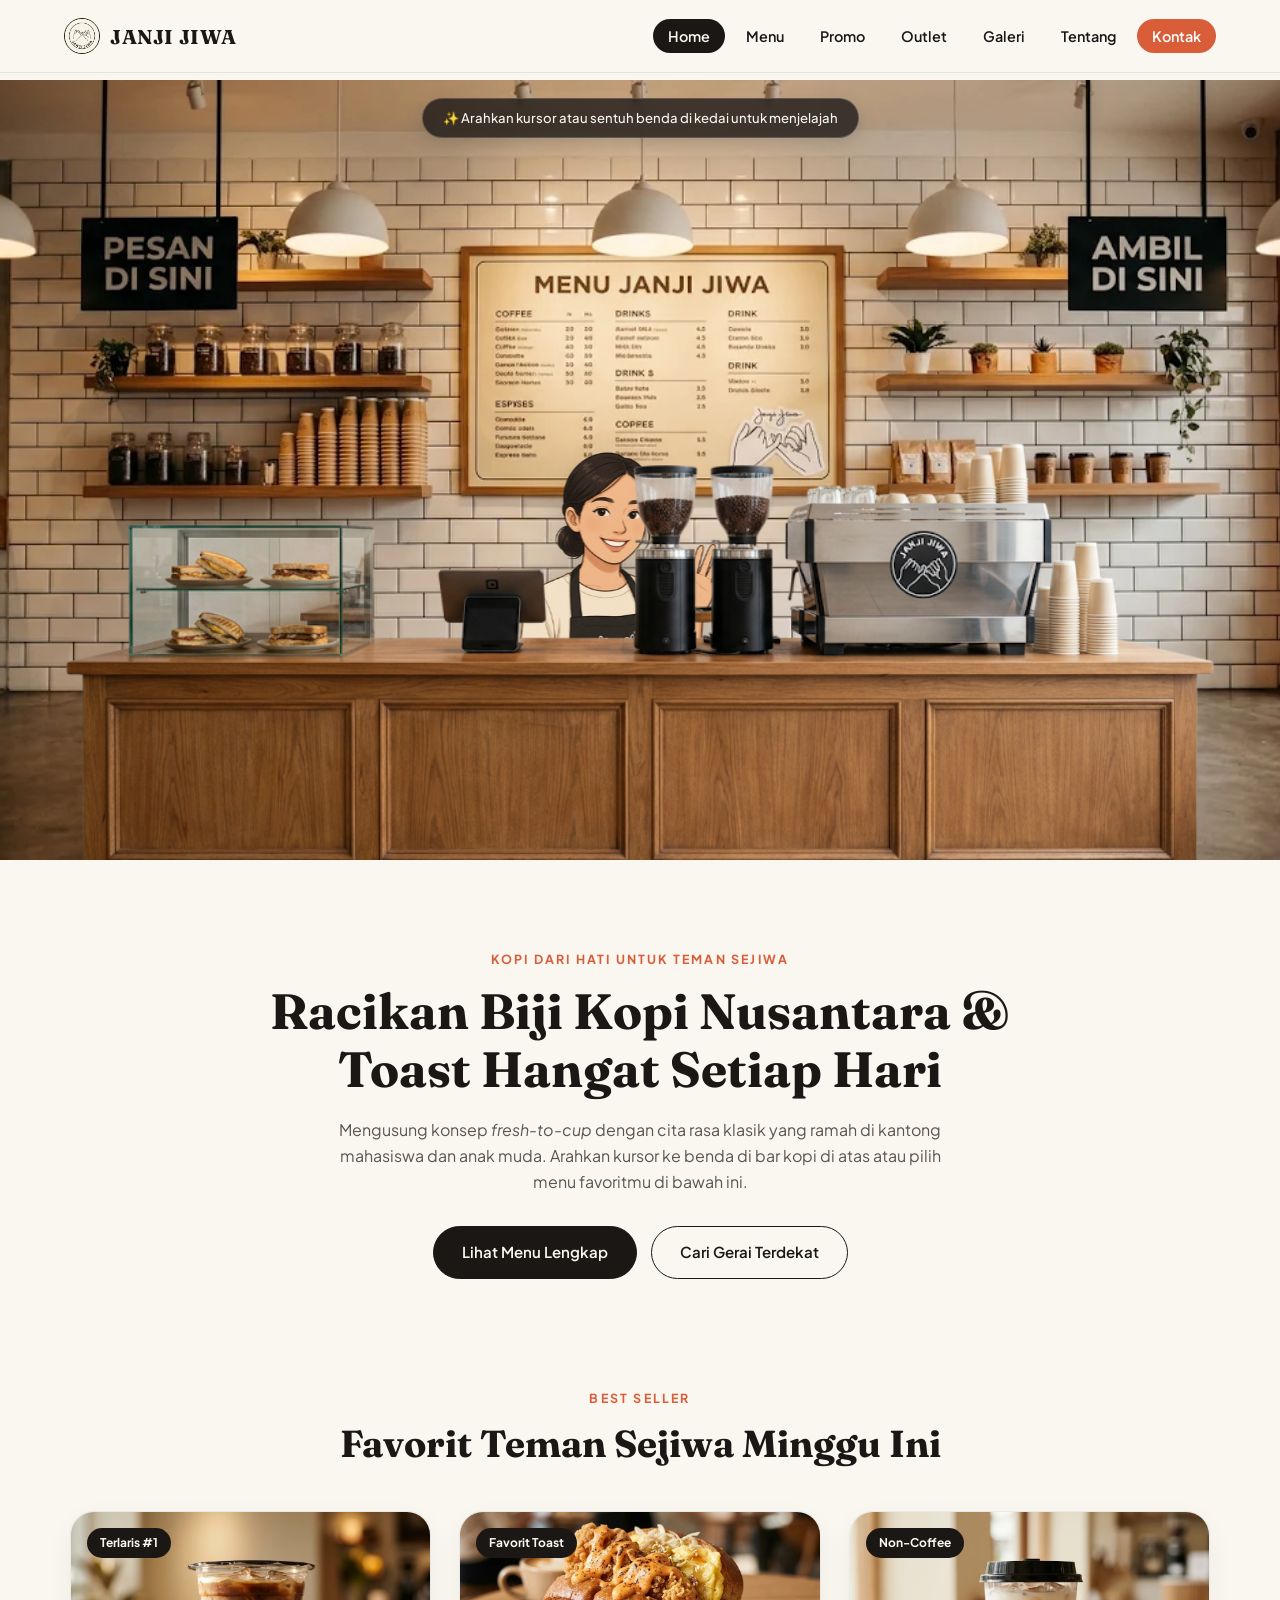
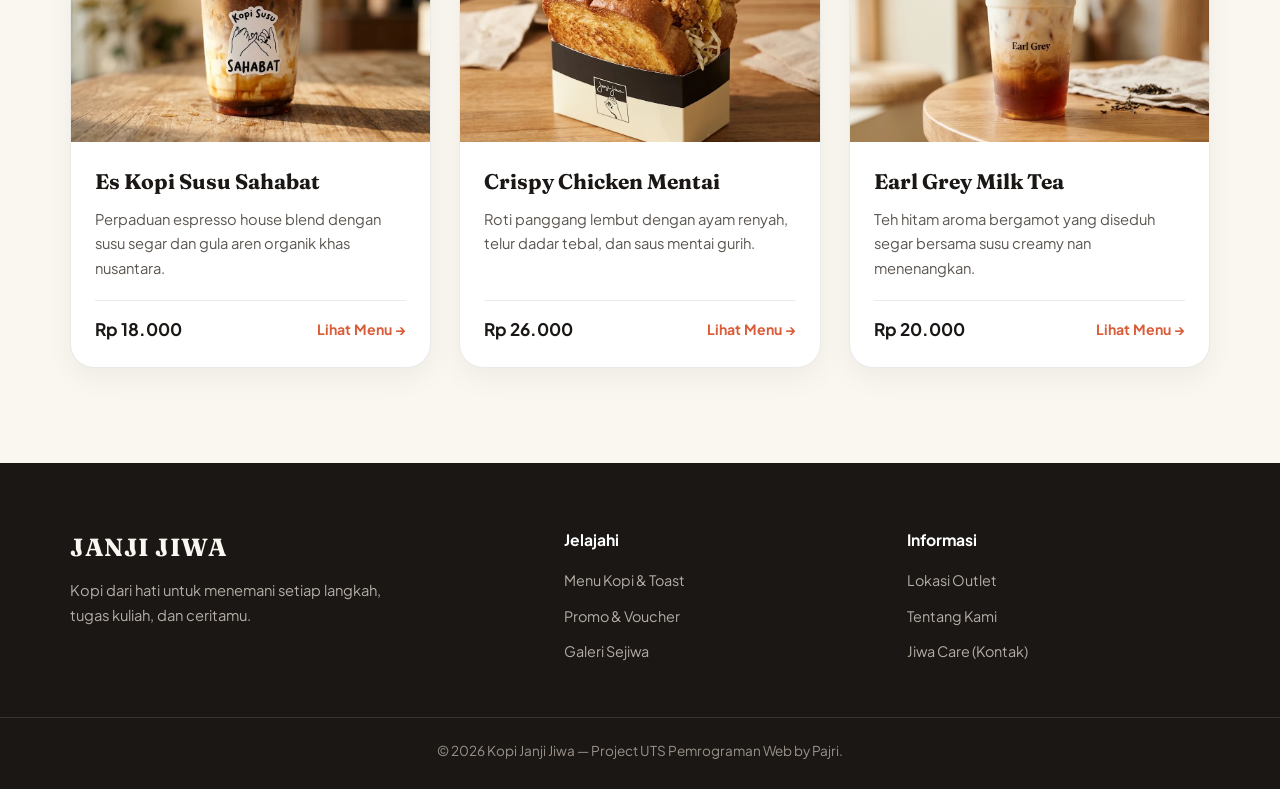
<file: index.html>
<!DOCTYPE html>
<html lang="id">
<head>
    <meta charset="UTF-8">
    <meta name="viewport" content="width=device-width, initial-scale=1.0">
    <title>Kopi Janji Jiwa — Kopi Dari Hati</title>
    <link rel="preconnect" href="https://fonts.googleapis.com">
    <link rel="preconnect" href="https://fonts.gstatic.com" crossorigin>
    <link href="https://fonts.googleapis.com/css2?family=Caveat:wght@700&family=Fraunces:opsz,wght@9..144,600;9..144,700&family=Plus+Jakarta+Sans:wght@400;500;600;700&display=swap" rel="stylesheet">
    <link rel="stylesheet" href="assets/css/style.css">
    <link rel="stylesheet" href="assets/css/hero-bar.css">
    <link rel="stylesheet" href="assets/css/pages.css">
</head>
<body class="pajri_body">

    <!-- NAVBAR 7 HALAMAN (BERUBAH MENJADI BUBBLE BLUR SAAT SCROLL) -->
    <header id="pajri_header" class="pajri_navbar">
        <div class="pajri_nav_container">
            <a href="index.html" class="pajri_brand">
                <img src="assets/images/logo/logo.png" alt="Logo Janji Jiwa" class="pajri_logo_img">
                <span class="pajri_brand_text">JANJI JIWA</span>
            </a>

            <button id="pajri_mobile_btn" class="pajri_hamburger" aria-label="Buka Menu">
                <span></span>
                <span></span>
                <span></span>
            </button>

            <nav id="pajri_nav_menu" class="pajri_menu_wrapper">
                <ul class="pajri_menu_list">
                    <li><a href="index.html" class="pajri_menu_link pajri_active">Home</a></li>
                    <li><a href="menu.html" class="pajri_menu_link">Menu</a></li>
                    <li><a href="promo.html" class="pajri_menu_link">Promo</a></li>
                    <li><a href="outlet.html" class="pajri_menu_link">Outlet</a></li>
                    <li><a href="galeri.html" class="pajri_menu_link">Galeri</a></li>
                    <li><a href="tentang.html" class="pajri_menu_link">Tentang</a></li>
                    <li><a href="contact.html" class="pajri_menu_link pajri_btn_contact">Kontak</a></li>
                </ul>
            </nav>
        </div>
    </header>

    <main class="pajri_main">
        <!-- HERO SECTION: COFFEE BAR INTERAKTIF ALA TUKU -->
        <section id="pajri_bar_scene" class="pajri_hero_bar">
            <div class="pajri_bar_hint">
                <span class="pajri_hint_badge">✨ Arahkan kursor atau sentuh benda di kedai untuk menjelajah</span>
            </div>

            <!-- Layer 1: Dinding Belakang -->
            <img src="assets/images/bar-scene/wall-cafe.jpg" alt="Interior Kedai Janji Jiwa" class="pajri_layer_wall">

            <!-- Layer 2: Barista Wanita Mengikuti Kursor -->
            <div id="pajri_barista_track" class="pajri_barista_container">
                <img src="assets/images/bar-scene/barista-wanita.png" alt="Barista Janji Jiwa" id="pajri_barista_img" class="pajri_barista_character">
            </div>

            <!-- Layer 3: Meja Bar & Mesin Espresso -->
            <img src="assets/images/bar-scene/meja-bar.png" alt="Meja Bar Kopi" class="pajri_layer_counter">

            <!-- Layer 4: Zona Interaktif Benda di Kedai (Muncul Outline & Panah saat Disentuh) -->

            <!-- 1. Papan Menu Tengah -> menu.html -->
            <a href="menu.html" class="pajri_object_zone" style="top: 20.5%; left: 37%; width: 27.5%; height: 32%;">
                <span class="pajri_sketch_box"></span>
                <span class="pajri_callout pajri_callout_right">
                    <span class="pajri_callout_text">MENU</span>
                    <svg class="pajri_curved_arrow" viewBox="0 0 60 40" fill="none">
                        <path d="M54 8 C 44 26, 26 30, 6 24" stroke="#FFFFFF" stroke-width="3" stroke-linecap="round"/>
                        <path d="M14 17 L 5 24 L 14 31" stroke="#FFFFFF" stroke-width="3" stroke-linecap="round" stroke-linejoin="round"/>
                    </svg>
                </span>
            </a>

            <!-- 2. Etalase Jiwa Toast -> menu.html -->
            <a href="menu.html#pajri_katalog_section" class="pajri_object_zone" style="top: 41.5%; left: 10.2%; width: 18.5%; height: 21.5%;">
                <span class="pajri_sketch_box"></span>
                <span class="pajri_callout pajri_callout_top">
                    <span class="pajri_callout_text">JIWA TOAST</span>
                    <svg class="pajri_curved_arrow" viewBox="0 0 50 45" fill="none">
                        <path d="M14 6 C 28 14, 30 28, 22 40" stroke="#FFFFFF" stroke-width="3" stroke-linecap="round"/>
                        <path d="M15 32 L 22 41 L 30 34" stroke="#FFFFFF" stroke-width="3" stroke-linecap="round" stroke-linejoin="round"/>
                    </svg>
                </span>
            </a>

            <!-- 3. Mesin Espresso Janji Jiwa -> promo.html -->
            <a href="promo.html" class="pajri_object_zone" style="top: 41%; left: 64.5%; width: 17.5%; height: 22.5%;">
                <span class="pajri_sketch_box"></span>
                <span class="pajri_callout pajri_callout_left">
                    <span class="pajri_callout_text">PROMO</span>
                    <svg class="pajri_curved_arrow" viewBox="0 0 60 40" fill="none">
                        <path d="M6 8 C 16 26, 34 30, 54 24" stroke="#FFFFFF" stroke-width="3" stroke-linecap="round"/>
                        <path d="M46 17 L 55 24 L 46 31" stroke="#FFFFFF" stroke-width="3" stroke-linecap="round" stroke-linejoin="round"/>
                    </svg>
                </span>
            </a>

            <!-- 4. Papan Gantung Kiri (PESAN DI SINI) -> tentang.html -->
            <a href="tentang.html" class="pajri_object_zone" style="top: 21.5%; left: 10%; width: 11.2%; height: 14.5%;">
                <span class="pajri_sketch_box"></span>
                <span class="pajri_callout pajri_callout_right">
                    <span class="pajri_callout_text">CERITA</span>
                    <svg class="pajri_curved_arrow" viewBox="0 0 60 40" fill="none">
                        <path d="M54 8 C 44 26, 26 30, 6 24" stroke="#FFFFFF" stroke-width="3" stroke-linecap="round"/>
                        <path d="M14 17 L 5 24 L 14 31" stroke="#FFFFFF" stroke-width="3" stroke-linecap="round" stroke-linejoin="round"/>
                    </svg>
                </span>
            </a>

            <!-- 5. Papan Gantung Kanan (AMBIL DI SINI) -> outlet.html -->
            <a href="outlet.html" class="pajri_object_zone" style="top: 21.5%; left: 79.5%; width: 11.2%; height: 14.5%;">
                <span class="pajri_sketch_box"></span>
                <span class="pajri_callout pajri_callout_left">
                    <span class="pajri_callout_text">OUTLET</span>
                    <svg class="pajri_curved_arrow" viewBox="0 0 60 40" fill="none">
                        <path d="M6 8 C 16 26, 34 30, 54 24" stroke="#FFFFFF" stroke-width="3" stroke-linecap="round"/>
                        <path d="M46 17 L 55 24 L 46 31" stroke="#FFFFFF" stroke-width="3" stroke-linecap="round" stroke-linejoin="round"/>
                    </svg>
                </span>
            </a>

            <!-- 6. Rak Stoples & Biji Kopi -> galeri.html -->
            <a href="galeri.html" class="pajri_object_zone" style="top: 23.5%; left: 67%; width: 11.5%; height: 14%;">
                <span class="pajri_sketch_box"></span>
                <span class="pajri_callout pajri_callout_bottom">
                    <svg class="pajri_curved_arrow" viewBox="0 0 50 45" fill="none">
                        <path d="M26 40 C 16 26, 18 14, 28 6" stroke="#FFFFFF" stroke-width="3" stroke-linecap="round"/>
                        <path d="M20 7 L 29 5 L 31 14" stroke="#FFFFFF" stroke-width="3" stroke-linecap="round" stroke-linejoin="round"/>
                    </svg>
                    <span class="pajri_callout_text">GALERI</span>
                </span>
            </a>

            <!-- 7. Tablet Kasir -> contact.html -->
            <a href="contact.html" class="pajri_object_zone" style="top: 50.5%; left: 33.8%; width: 7.5%; height: 12.5%;">
                <span class="pajri_sketch_box"></span>
                <span class="pajri_callout pajri_callout_top">
                    <span class="pajri_callout_text">JIWA CARE</span>
                    <svg class="pajri_curved_arrow" viewBox="0 0 50 45" fill="none">
                        <path d="M14 6 C 28 14, 30 28, 22 40" stroke="#FFFFFF" stroke-width="3" stroke-linecap="round"/>
                        <path d="M15 32 L 22 41 L 30 34" stroke="#FFFFFF" stroke-width="3" stroke-linecap="round" stroke-linejoin="round"/>
                    </svg>
                </span>
            </a>
        </section>

        <!-- SECTION PENGANTAR -->
        <section class="pajri_intro_section">
            <div class="pajri_container">
                <span class="pajri_subtitle">KOPI DARI HATI UNTUK TEMAN SEJIWA</span>
                <h1 class="pajri_heading_lg">Racikan Biji Kopi Nusantara & Toast Hangat Setiap Hari</h1>
                <p class="pajri_text_muted">
                    Mengusung konsep <em>fresh-to-cup</em> dengan cita rasa klasik yang ramah di kantong mahasiswa dan anak muda. Arahkan kursor ke benda di bar kopi di atas atau pilih menu favoritmu di bawah ini.
                </p>
                <div class="pajri_cta_group">
                    <a href="menu.html" class="pajri_btn_primary">Lihat Menu Lengkap</a>
                    <a href="outlet.html" class="pajri_btn_outline">Cari Gerai Terdekat</a>
                </div>
            </div>
        </section>

        <!-- SECTION FAVORIT TEMAN SEJIWA -->
        <section class="pajri_home_featured">
            <div class="pajri_container">
                <div class="pajri_section_head">
                    <span class="pajri_subtitle">BEST SELLER</span>
                    <h2 class="pajri_heading_md">Favorit Teman Sejiwa Minggu Ini</h2>
                </div>

                <div class="pajri_grid_3">
                    <article class="pajri_card">
                        <div class="pajri_card_badge">Terlaris #1</div>
                        <img src="assets/images/produk/kopi-susu-sahabat.jpg" alt="Es Kopi Susu Sahabat" class="pajri_card_img">
                        <div class="pajri_card_body">
                            <h3 class="pajri_card_title">Es Kopi Susu Sahabat</h3>
                            <p class="pajri_card_desc">Perpaduan espresso house blend dengan susu segar dan gula aren organik khas nusantara.</p>
                            <div class="pajri_card_footer">
                                <span class="pajri_price">Rp 18.000</span>
                                <a href="menu.html" class="pajri_link_arrow">Lihat Menu &rarr;</a>
                            </div>
                        </div>
                    </article>

                    <article class="pajri_card">
                        <div class="pajri_card_badge">Favorit Toast</div>
                        <img src="assets/images/produk/toast-crispy-chicken.jpg" alt="Crispy Chicken Mentai" class="pajri_card_img">
                        <div class="pajri_card_body">
                            <h3 class="pajri_card_title">Crispy Chicken Mentai</h3>
                            <p class="pajri_card_desc">Roti panggang lembut dengan ayam renyah, telur dadar tebal, dan saus mentai gurih.</p>
                            <div class="pajri_card_footer">
                                <span class="pajri_price">Rp 26.000</span>
                                <a href="menu.html" class="pajri_link_arrow">Lihat Menu &rarr;</a>
                            </div>
                        </div>
                    </article>

                    <article class="pajri_card">
                        <div class="pajri_card_badge">Non-Coffee</div>
                        <img src="assets/images/produk/earl-grey-milk-tea.jpg" alt="Earl Grey Milk Tea" class="pajri_card_img">
                        <div class="pajri_card_body">
                            <h3 class="pajri_card_title">Earl Grey Milk Tea</h3>
                            <p class="pajri_card_desc">Teh hitam aroma bergamot yang diseduh segar bersama susu creamy nan menenangkan.</p>
                            <div class="pajri_card_footer">
                                <span class="pajri_price">Rp 20.000</span>
                                <a href="menu.html" class="pajri_link_arrow">Lihat Menu &rarr;</a>
                            </div>
                        </div>
                    </article>
                </div>
            </div>
        </section>
    </main>

    <!-- FOOTER -->
    <footer id="pajri_footer" class="pajri_footer">
        <div class="pajri_container pajri_footer_grid">
            <div>
                <h3 class="pajri_footer_title">JANJI JIWA</h3>
                <p class="pajri_footer_desc">Kopi dari hati untuk menemani setiap langkah, tugas kuliah, dan ceritamu.</p>
            </div>
            <div>
                <h4 class="pajri_footer_heading">Jelajahi</h4>
                <ul class="pajri_footer_links">
                    <li><a href="menu.html">Menu Kopi & Toast</a></li>
                    <li><a href="promo.html">Promo & Voucher</a></li>
                    <li><a href="galeri.html">Galeri Sejiwa</a></li>
                </ul>
            </div>
            <div>
                <h4 class="pajri_footer_heading">Informasi</h4>
                <ul class="pajri_footer_links">
                    <li><a href="outlet.html">Lokasi Outlet</a></li>
                    <li><a href="tentang.html">Tentang Kami</a></li>
                    <li><a href="contact.html">Jiwa Care (Kontak)</a></li>
                </ul>
            </div>
        </div>
        <div class="pajri_footer_bottom">
            <p>&copy; 2026 Kopi Janji Jiwa — Project UTS Pemrograman Web by Pajri.</p>
        </div>
    </footer>

    <script src="assets/js/navbar.js"></script>
    <script src="assets/js/barista.js"></script>
    <script src="assets/js/main.js"></script>
</body>
</html>
</file>
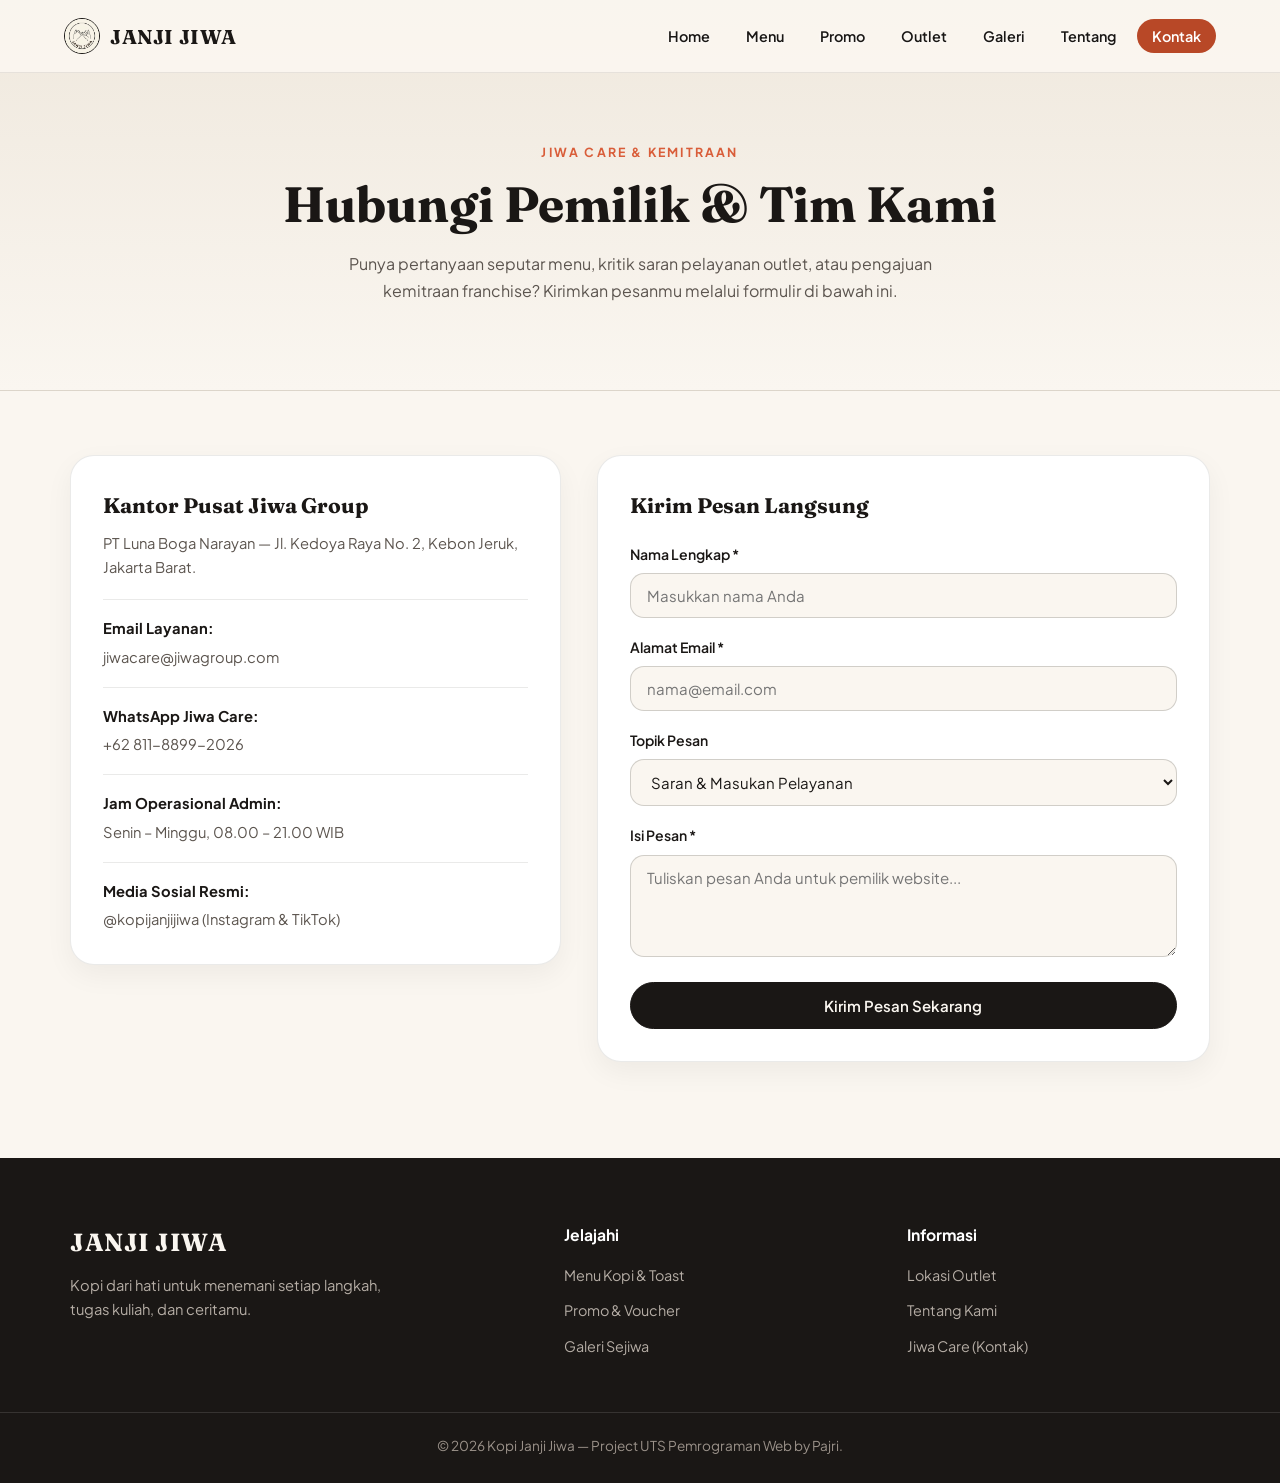
<file: contact.html>
<!DOCTYPE html>
<html lang="id">
<head>
    <meta charset="UTF-8">
    <meta name="viewport" content="width=device-width, initial-scale=1.0">
    <title>Kontak & Jiwa Care — Kopi Janji Jiwa</title>
    <link rel="preconnect" href="https://fonts.googleapis.com">
    <link rel="preconnect" href="https://fonts.gstatic.com" crossorigin>
    <link href="https://fonts.googleapis.com/css2?family=Fraunces:opsz,wght@9..144,600;9..144,700&family=Plus+Jakarta+Sans:wght@400;500;600;700&display=swap" rel="stylesheet">
    <link rel="stylesheet" href="assets/css/style.css">
    <link rel="stylesheet" href="assets/css/pages.css">
</head>
<body class="pajri_body">

    <header id="pajri_header" class="pajri_navbar">
        <div class="pajri_nav_container">
            <a href="index.html" class="pajri_brand">
                <img src="assets/images/logo/logo.png" alt="Logo Janji Jiwa" class="pajri_logo_img">
                <span class="pajri_brand_text">JANJI JIWA</span>
            </a>

            <button id="pajri_mobile_btn" class="pajri_hamburger" aria-label="Buka Menu">
                <span></span>
                <span></span>
                <span></span>
            </button>

            <nav id="pajri_nav_menu" class="pajri_menu_wrapper">
                <ul class="pajri_menu_list">
                    <li><a href="index.html" class="pajri_menu_link">Home</a></li>
                    <li><a href="menu.html" class="pajri_menu_link">Menu</a></li>
                    <li><a href="promo.html" class="pajri_menu_link">Promo</a></li>
                    <li><a href="outlet.html" class="pajri_menu_link">Outlet</a></li>
                    <li><a href="galeri.html" class="pajri_menu_link">Galeri</a></li>
                    <li><a href="tentang.html" class="pajri_menu_link">Tentang</a></li>
                    <li><a href="contact.html" class="pajri_menu_link pajri_btn_contact pajri_active">Kontak</a></li>
                </ul>
            </nav>
        </div>
    </header>

    <main class="pajri_main">
        <section class="pajri_page_hero">
            <div class="pajri_container">
                <span class="pajri_subtitle">JIWA CARE & KEMITRAAN</span>
                <h1 class="pajri_heading_lg">Hubungi Pemilik & Tim Kami</h1>
                <p class="pajri_text_muted">Punya pertanyaan seputar menu, kritik saran pelayanan outlet, atau pengajuan kemitraan franchise? Kirimkan pesanmu melalui formulir di bawah ini.</p>
            </div>
        </section>

        <section class="pajri_section_pad">
            <div class="pajri_container">
                <div class="pajri_contact_wrapper">
                    
                    <div class="pajri_contact_info">
                        <h3 class="pajri_card_title">Kantor Pusat Jiwa Group</h3>
                        <p class="pajri_card_desc">PT Luna Boga Narayan — Jl. Kedoya Raya No. 2, Kebon Jeruk, Jakarta Barat.</p>
                        
                        <div class="pajri_info_item">
                            <strong>Email Layanan:</strong>
                            <span>jiwacare@jiwagroup.com</span>
                        </div>
                        <div class="pajri_info_item">
                            <strong>WhatsApp Jiwa Care:</strong>
                            <span>+62 811-8899-2026</span>
                        </div>
                        <div class="pajri_info_item">
                            <strong>Jam Operasional Admin:</strong>
                            <span>Senin – Minggu, 08.00 – 21.00 WIB</span>
                        </div>
                        <div class="pajri_info_item">
                            <strong>Media Sosial Resmi:</strong>
                            <span>@kopijanjijiwa (Instagram & TikTok)</span>
                        </div>
                    </div>

                    <div class="pajri_contact_form_box">
                        <h3 class="pajri_card_title">Kirim Pesan Langsung</h3>
                        <form id="pajri_contact_form" class="pajri_form">
                            <div class="pajri_form_group">
                                <label for="pajri_nama" class="pajri_label">Nama Lengkap *</label>
                                <input type="text" id="pajri_nama" class="pajri_input" placeholder="Masukkan nama Anda" required>
                            </div>

                            <div class="pajri_form_group">
                                <label for="pajri_email" class="pajri_label">Alamat Email *</label>
                                <input type="email" id="pajri_email" class="pajri_input" placeholder="nama@email.com" required>
                            </div>

                            <div class="pajri_form_group">
                                <label for="pajri_topik" class="pajri_label">Topik Pesan</label>
                                <select id="pajri_topik" class="pajri_input">
                                    <option value="Saran & Masukan">Saran & Masukan Pelayanan</option>
                                    <option value="Info Kemitraan">Informasi Kemitraan / Franchise</option>
                                    <option value="Pesanan Acara">Pesanan Jumlah Besar / Event</option>
                                    <option value="Lainnya">Pertanyaan Lainnya</option>
                                </select>
                            </div>

                            <div class="pajri_form_group">
                                <label for="pajri_pesan" class="pajri_label">Isi Pesan *</label>
                                <textarea id="pajri_pesan" rows="4" class="pajri_input" placeholder="Tuliskan pesan Anda untuk pemilik website..." required></textarea>
                            </div>

                            <button type="submit" class="pajri_btn_primary pajri_btn_full">Kirim Pesan Sekarang</button>
                        </form>

                        <div id="pajri_form_alert" class="pajri_alert_hidden"></div>
                    </div>

                </div>
            </div>
        </section>
    </main>

    <footer id="pajri_footer" class="pajri_footer">
        <div class="pajri_container pajri_footer_grid">
            <div>
                <h3 class="pajri_footer_title">JANJI JIWA</h3>
                <p class="pajri_footer_desc">Kopi dari hati untuk menemani setiap langkah, tugas kuliah, dan ceritamu.</p>
            </div>
            <div>
                <h4 class="pajri_footer_heading">Jelajahi</h4>
                <ul class="pajri_footer_links">
                    <li><a href="menu.html">Menu Kopi & Toast</a></li>
                    <li><a href="promo.html">Promo & Voucher</a></li>
                    <li><a href="galeri.html">Galeri Sejiwa</a></li>
                </ul>
            </div>
            <div>
                <h4 class="pajri_footer_heading">Informasi</h4>
                <ul class="pajri_footer_links">
                    <li><a href="outlet.html">Lokasi Outlet</a></li>
                    <li><a href="tentang.html">Tentang Kami</a></li>
                    <li><a href="contact.html">Jiwa Care (Kontak)</a></li>
                </ul>
            </div>
        </div>
        <div class="pajri_footer_bottom">
            <p>&copy; 2026 Kopi Janji Jiwa — Project UTS Pemrograman Web by Pajri.</p>
        </div>
    </footer>

    <script src="assets/js/navbar.js"></script>
    <script src="assets/js/main.js"></script>
</body>
</html>
</file>
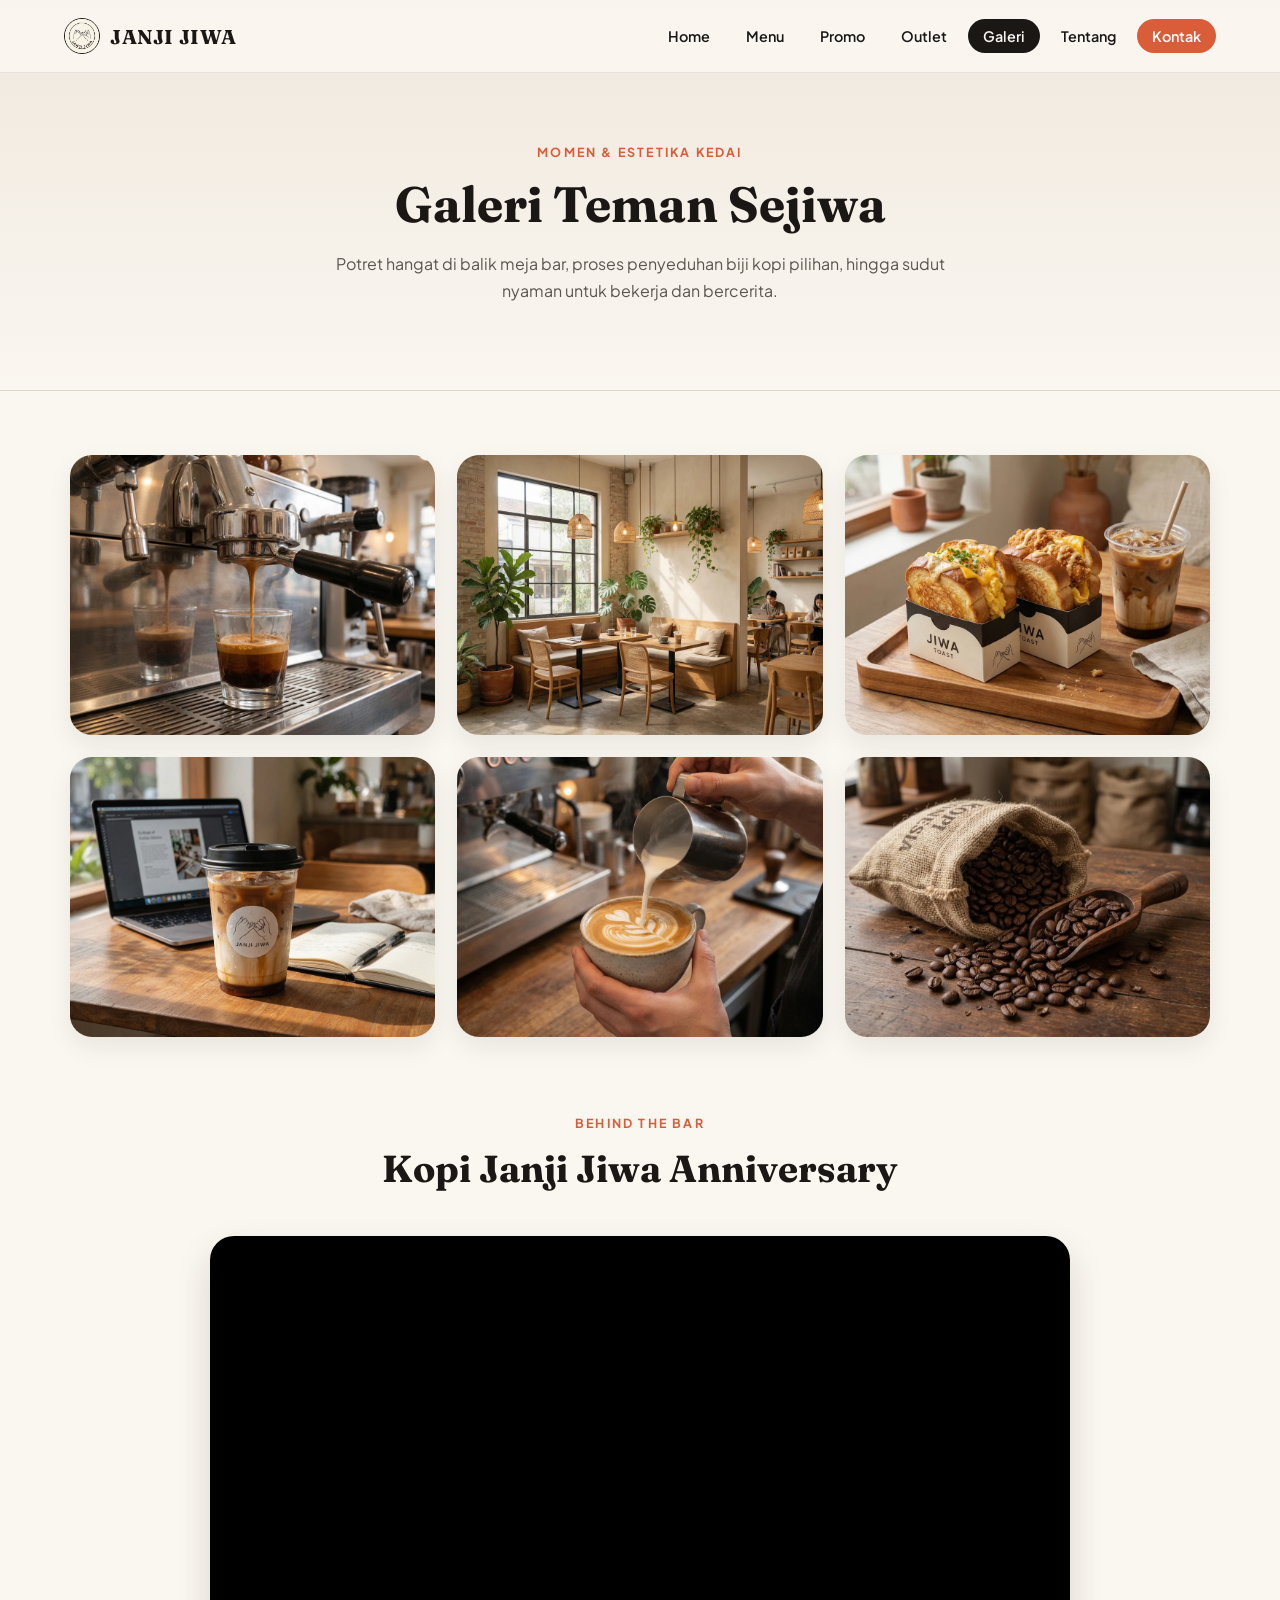
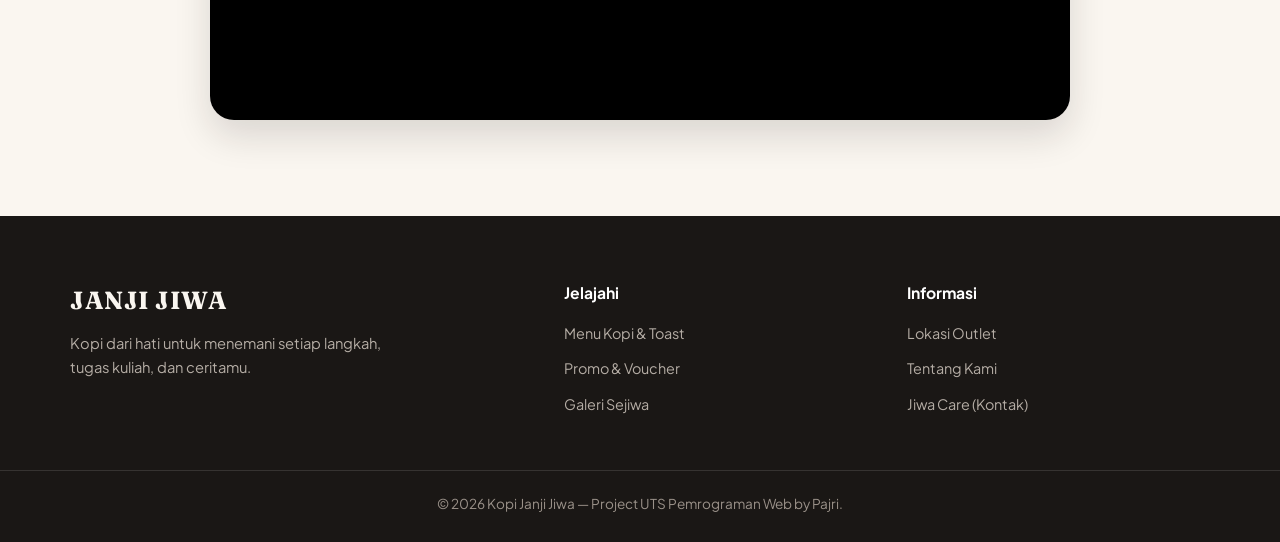
<file: galeri.html>
<!DOCTYPE html>
<html lang="id">
<head>
    <meta charset="UTF-8">
    <meta name="viewport" content="width=device-width, initial-scale=1.0">
    <title>Galeri Teman Sejiwa — Kopi Janji Jiwa</title>
    <link rel="preconnect" href="https://fonts.googleapis.com">
    <link rel="preconnect" href="https://fonts.gstatic.com" crossorigin>
    <link href="https://fonts.googleapis.com/css2?family=Fraunces:opsz,wght@9..144,600;9..144,700&family=Plus+Jakarta+Sans:wght@400;500;600;700&display=swap" rel="stylesheet">
    <link rel="stylesheet" href="assets/css/style.css">
    <link rel="stylesheet" href="assets/css/pages.css">
</head>
<body class="pajri_body">

    <header id="pajri_header" class="pajri_navbar">
        <div class="pajri_nav_container">
            <a href="index.html" class="pajri_brand">
                <img src="assets/images/logo/logo.png" alt="Logo Janji Jiwa" class="pajri_logo_img">
                <span class="pajri_brand_text">JANJI JIWA</span>
            </a>

            <button id="pajri_mobile_btn" class="pajri_hamburger" aria-label="Buka Menu">
                <span></span>
                <span></span>
                <span></span>
            </button>

            <nav id="pajri_nav_menu" class="pajri_menu_wrapper">
                <ul class="pajri_menu_list">
                    <li><a href="index.html" class="pajri_menu_link">Home</a></li>
                    <li><a href="menu.html" class="pajri_menu_link">Menu</a></li>
                    <li><a href="promo.html" class="pajri_menu_link">Promo</a></li>
                    <li><a href="outlet.html" class="pajri_menu_link">Outlet</a></li>
                    <li><a href="galeri.html" class="pajri_menu_link pajri_active">Galeri</a></li>
                    <li><a href="tentang.html" class="pajri_menu_link">Tentang</a></li>
                    <li><a href="contact.html" class="pajri_menu_link pajri_btn_contact">Kontak</a></li>
                </ul>
            </nav>
        </div>
    </header>

    <main class="pajri_main">
        <section class="pajri_page_hero">
            <div class="pajri_container">
                <span class="pajri_subtitle">MOMEN & ESTETIKA KEDAI</span>
                <h1 class="pajri_heading_lg">Galeri Teman Sejiwa</h1>
                <p class="pajri_text_muted">Potret hangat di balik meja bar, proses penyeduhan biji kopi pilihan, hingga sudut nyaman untuk bekerja dan bercerita.</p>
            </div>
        </section>

        <!-- GRID GALERI FOTO AESTHETIC -->
        <section class="pajri_section_pad">
            <div class="pajri_container">
                <div class="pajri_gallery_grid">
                    <figure class="pajri_gallery_item">
                        <img src="assets/images/galeri-1.jpg" alt="Proses Seduh Espresso" class="pajri_gallery_img">
                        <figcaption class="pajri_gallery_overlay">
                            <span class="pajri_gallery_caption">Ekstraksi Espresso Fresh-to-Cup</span>
                        </figcaption>
                    </figure>

                    <figure class="pajri_gallery_item">
                        <img src="assets/images/galeri-2.jpg" alt="Suasana Sudut Kedai" class="pajri_gallery_img">
                        <figcaption class="pajri_gallery_overlay">
                            <span class="pajri_gallery_caption">Sudut Nyaman Nugas & Nongkrong</span>
                        </figcaption>
                    </figure>

                    <figure class="pajri_gallery_item">
                        <img src="assets/images/galeri-3.jpg" alt="Penyajian Jiwa Toast" class="pajri_gallery_img">
                        <figcaption class="pajri_gallery_overlay">
                            <span class="pajri_gallery_caption">Jiwa Toast Panggang Hangat</span>
                        </figcaption>
                    </figure>

                    <figure class="pajri_gallery_item">
                        <img src="assets/images/galeri-4.jpg" alt="Kemasan Cup Janji Jiwa" class="pajri_gallery_img">
                        <figcaption class="pajri_gallery_overlay">
                            <span class="pajri_gallery_caption">Kopi Dari Hati Setiap Pagi</span>
                        </figcaption>
                    </figure>

                    <figure class="pajri_gallery_item">
                        <img src="assets/images/galeri-5.jpg" alt="Latte Art Barista" class="pajri_gallery_img">
                        <figcaption class="pajri_gallery_overlay">
                            <span class="pajri_gallery_caption">Sentuhan Seni Barista Sejiwa</span>
                        </figcaption>
                    </figure>

                    <figure class="pajri_gallery_item">
                        <img src="assets/images/galeri-6.jpg" alt="Biji Kopi Nusantara" class="pajri_gallery_img">
                        <figcaption class="pajri_gallery_overlay">
                            <span class="pajri_gallery_caption">Biji Kopi Pilihan Petani Lokal</span>
                        </figcaption>
                    </figure>
                </div>

                <!-- VIDEO SHOWCASE (SESUAI ATURAN KONTEN VIDEO SOAL UTS) -->
                <div class="pajri_video_section">
                    <div class="pajri_section_head">
                        <span class="pajri_subtitle">BEHIND THE BAR</span>
                        <h2 class="pajri_heading_md">Kopi Janji Jiwa Anniversary</h2>
                    </div>

                    <div class="pajri_video_box">
                        <iframe
                            class="pajri_video_frame"
                            src="https://www.youtube.com/embed/9tsVzQFVCmM?si=3DNxR3HAuaKYHYPy"
                            title="Video Profil Kopi Janji Jiwa"
                            allow="accelerometer; autoplay; clipboard-write; encrypted-media; gyroscope; picture-in-picture; web-share"
                            referrerpolicy="strict-origin-when-cross-origin"
                            allowfullscreen>
                        </iframe>
                    </div>
                </div>
            </div>
        </section>
    </main>

    <footer id="pajri_footer" class="pajri_footer">
        <div class="pajri_container pajri_footer_grid">
            <div>
                <h3 class="pajri_footer_title">JANJI JIWA</h3>
                <p class="pajri_footer_desc">Kopi dari hati untuk menemani setiap langkah, tugas kuliah, dan ceritamu.</p>
            </div>
            <div>
                <h4 class="pajri_footer_heading">Jelajahi</h4>
                <ul class="pajri_footer_links">
                    <li><a href="menu.html">Menu Kopi & Toast</a></li>
                    <li><a href="promo.html">Promo & Voucher</a></li>
                    <li><a href="galeri.html">Galeri Sejiwa</a></li>
                </ul>
            </div>
            <div>
                <h4 class="pajri_footer_heading">Informasi</h4>
                <ul class="pajri_footer_links">
                    <li><a href="outlet.html">Lokasi Outlet</a></li>
                    <li><a href="tentang.html">Tentang Kami</a></li>
                    <li><a href="contact.html">Jiwa Care (Kontak)</a></li>
                </ul>
            </div>
        </div>
        <div class="pajri_footer_bottom">
            <p>&copy; 2026 Kopi Janji Jiwa — Project UTS Pemrograman Web by Pajri.</p>
        </div>
    </footer>

    <script src="assets/js/navbar.js"></script>
    <script src="assets/js/main.js"></script>
</body>
</html>
</file>
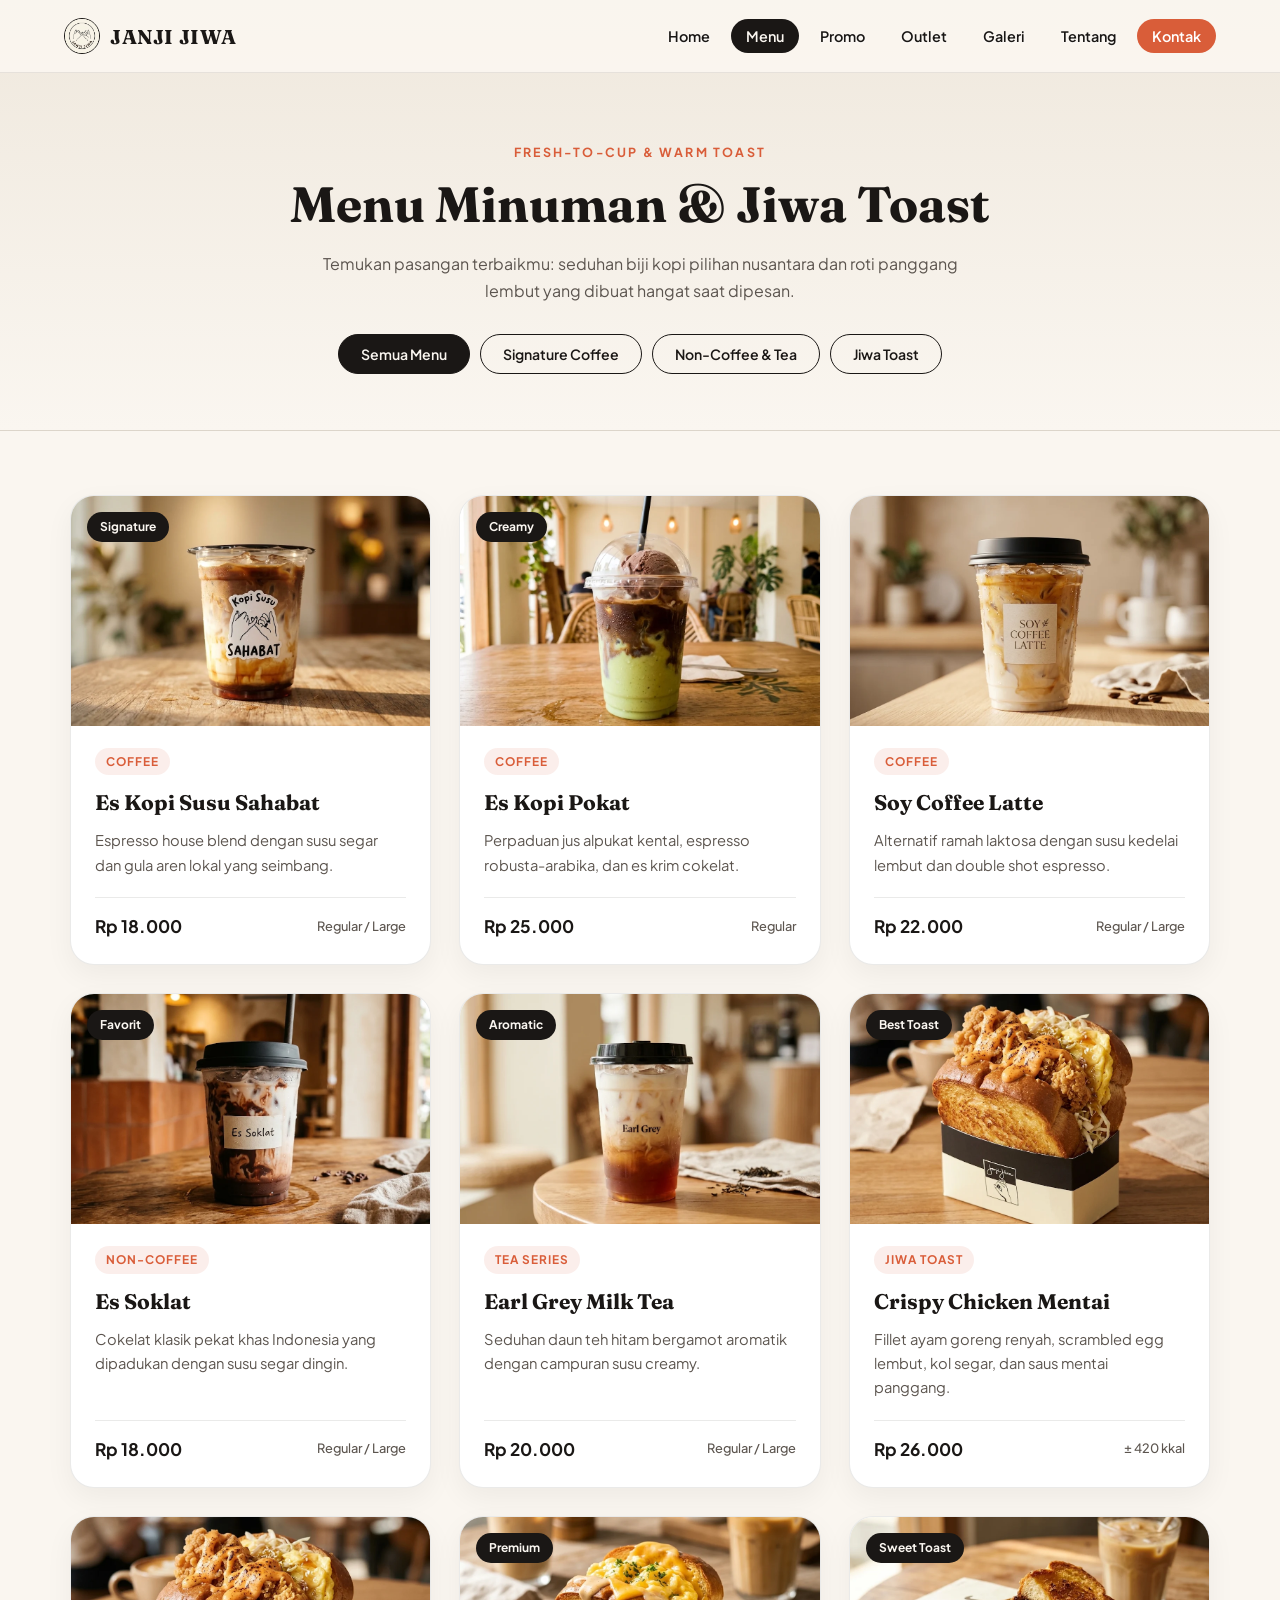
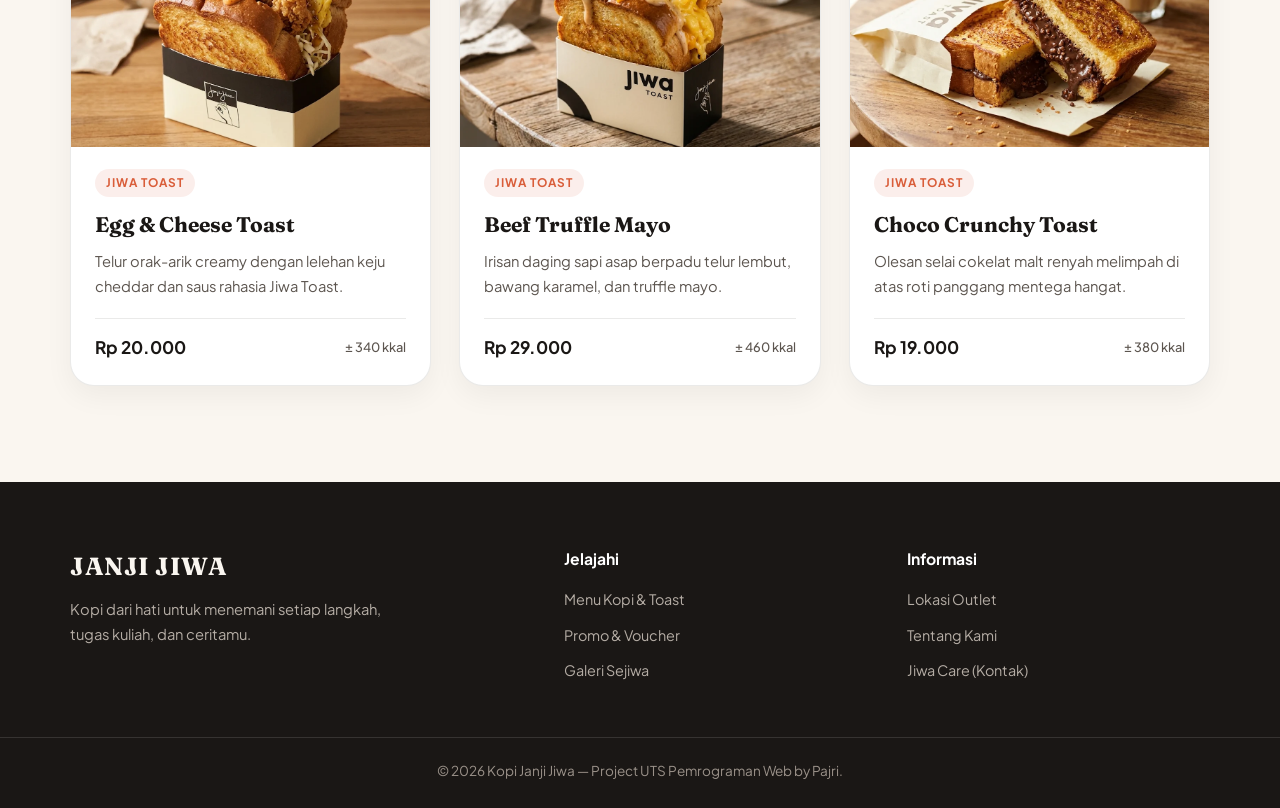
<file: menu.html>
<!DOCTYPE html>
<html lang="id">
<head>
    <meta charset="UTF-8">
    <meta name="viewport" content="width=device-width, initial-scale=1.0">
    <title>Menu Kopi & Jiwa Toast — Kopi Janji Jiwa</title>
    <link rel="preconnect" href="https://fonts.googleapis.com">
    <link rel="preconnect" href="https://fonts.gstatic.com" crossorigin>
    <link href="https://fonts.googleapis.com/css2?family=Fraunces:opsz,wght@9..144,600;9..144,700&family=Plus+Jakarta+Sans:wght@400;500;600;700&display=swap" rel="stylesheet">
    <link rel="stylesheet" href="assets/css/style.css">
    <link rel="stylesheet" href="assets/css/pages.css">
</head>
<body class="pajri_body">

    <header id="pajri_header" class="pajri_navbar">
        <div class="pajri_nav_container">
            <a href="index.html" class="pajri_brand">
                <img src="assets/images/logo/logo.png" alt="Logo Janji Jiwa" class="pajri_logo_img">
                <span class="pajri_brand_text">JANJI JIWA</span>
            </a>

            <button id="pajri_mobile_btn" class="pajri_hamburger" aria-label="Buka Menu">
                <span></span>
                <span></span>
                <span></span>
            </button>

            <nav id="pajri_nav_menu" class="pajri_menu_wrapper">
                <ul class="pajri_menu_list">
                    <li><a href="index.html" class="pajri_menu_link">Home</a></li>
                    <li><a href="menu.html" class="pajri_menu_link pajri_active">Menu</a></li>
                    <li><a href="promo.html" class="pajri_menu_link">Promo</a></li>
                    <li><a href="outlet.html" class="pajri_menu_link">Outlet</a></li>
                    <li><a href="galeri.html" class="pajri_menu_link">Galeri</a></li>
                    <li><a href="tentang.html" class="pajri_menu_link">Tentang</a></li>
                    <li><a href="contact.html" class="pajri_menu_link pajri_btn_contact">Kontak</a></li>
                </ul>
            </nav>
        </div>
    </header>

    <main class="pajri_main">
        <!-- PAGE HERO -->
        <section class="pajri_page_hero">
            <div class="pajri_container">
                <span class="pajri_subtitle">FRESH-TO-CUP & WARM TOAST</span>
                <h1 class="pajri_heading_lg">Menu Minuman & Jiwa Toast</h1>
                <p class="pajri_text_muted">Temukan pasangan terbaikmu: seduhan biji kopi pilihan nusantara dan roti panggang lembut yang dibuat hangat saat dipesan.</p>

                <!-- TOMBOL FILTER KATEGORI MAKANAN & MINUMAN -->
                <div class="pajri_filter_group" id="pajri_menu_filters">
                    <button class="pajri_filter_btn pajri_filter_active" data-filter="all">Semua Menu</button>
                    <button class="pajri_filter_btn" data-filter="coffee">Signature Coffee</button>
                    <button class="pajri_filter_btn" data-filter="non-coffee">Non-Coffee & Tea</button>
                    <button class="pajri_filter_btn" data-filter="toast">Jiwa Toast</button>
                </div>
            </div>
        </section>

        <!-- KATALOG GABUNGAN MINUMAN & MAKANAN -->
        <section id="pajri_katalog_section" class="pajri_section_pad">
            <div class="pajri_container">
                <div class="pajri_grid_3" id="pajri_menu_grid">
                    
                    <!-- KATEGORI: COFFEE -->
                    <article class="pajri_card pajri_filter_item" data-category="coffee">
                        <div class="pajri_card_badge">Signature</div>
                        <img src="assets/images/produk/kopi-susu-sahabat.jpg" alt="Es Kopi Susu Sahabat" class="pajri_card_img">
                        <div class="pajri_card_body">
                            <span class="pajri_tag">Coffee</span>
                            <h3 class="pajri_card_title">Es Kopi Susu Sahabat</h3>
                            <p class="pajri_card_desc">Espresso house blend dengan susu segar dan gula aren lokal yang seimbang.</p>
                            <div class="pajri_card_footer">
                                <span class="pajri_price">Rp 18.000</span>
                                <span class="pajri_size_info">Regular / Large</span>
                            </div>
                        </div>
                    </article>

                    <article class="pajri_card pajri_filter_item" data-category="coffee">
                        <div class="pajri_card_badge">Creamy</div>
                        <img src="assets/images/produk/es-kopi-pokat.jpg" alt="Es Kopi Pokat" class="pajri_card_img">
                        <div class="pajri_card_body">
                            <span class="pajri_tag">Coffee</span>
                            <h3 class="pajri_card_title">Es Kopi Pokat</h3>
                            <p class="pajri_card_desc">Perpaduan jus alpukat kental, espresso robusta-arabika, dan es krim cokelat.</p>
                            <div class="pajri_card_footer">
                                <span class="pajri_price">Rp 25.000</span>
                                <span class="pajri_size_info">Regular</span>
                            </div>
                        </div>
                    </article>

                    <article class="pajri_card pajri_filter_item" data-category="coffee">
                        <img src="assets/images/produk/soy-coffee-latte.jpg" alt="Soy Coffee Latte" class="pajri_card_img">
                        <div class="pajri_card_body">
                            <span class="pajri_tag">Coffee</span>
                            <h3 class="pajri_card_title">Soy Coffee Latte</h3>
                            <p class="pajri_card_desc">Alternatif ramah laktosa dengan susu kedelai lembut dan double shot espresso.</p>
                            <div class="pajri_card_footer">
                                <span class="pajri_price">Rp 22.000</span>
                                <span class="pajri_size_info">Regular / Large</span>
                            </div>
                        </div>
                    </article>

                    <!-- KATEGORI: NON-COFFEE & TEA -->
                    <article class="pajri_card pajri_filter_item" data-category="non-coffee">
                        <div class="pajri_card_badge">Favorit</div>
                        <img src="assets/images/produk/es-soklat.jpg" alt="Es Soklat" class="pajri_card_img">
                        <div class="pajri_card_body">
                            <span class="pajri_tag">Non-Coffee</span>
                            <h3 class="pajri_card_title">Es Soklat</h3>
                            <p class="pajri_card_desc">Cokelat klasik pekat khas Indonesia yang dipadukan dengan susu segar dingin.</p>
                            <div class="pajri_card_footer">
                                <span class="pajri_price">Rp 18.000</span>
                                <span class="pajri_size_info">Regular / Large</span>
                            </div>
                        </div>
                    </article>

                    <article class="pajri_card pajri_filter_item" data-category="non-coffee">
                        <div class="pajri_card_badge">Aromatic</div>
                        <img src="assets/images/produk/earl-grey-milk-tea.jpg" alt="Earl Grey Milk Tea" class="pajri_card_img">
                        <div class="pajri_card_body">
                            <span class="pajri_tag">Tea Series</span>
                            <h3 class="pajri_card_title">Earl Grey Milk Tea</h3>
                            <p class="pajri_card_desc">Seduhan daun teh hitam bergamot aromatik dengan campuran susu creamy.</p>
                            <div class="pajri_card_footer">
                                <span class="pajri_price">Rp 20.000</span>
                                <span class="pajri_size_info">Regular / Large</span>
                            </div>
                        </div>
                    </article>

                    <!-- KATEGORI: JIWA TOAST (MAKANAN) -->
                    <article class="pajri_card pajri_filter_item" data-category="toast">
                        <div class="pajri_card_badge">Best Toast</div>
                        <img src="assets/images/produk/toast-crispy-chicken.jpg" alt="Crispy Chicken Mentai" class="pajri_card_img">
                        <div class="pajri_card_body">
                            <span class="pajri_tag">Jiwa Toast</span>
                            <h3 class="pajri_card_title">Crispy Chicken Mentai</h3>
                            <p class="pajri_card_desc">Fillet ayam goreng renyah, scrambled egg lembut, kol segar, dan saus mentai panggang.</p>
                            <div class="pajri_card_footer">
                                <span class="pajri_price">Rp 26.000</span>
                                <span class="pajri_size_info">± 420 kkal</span>
                            </div>
                        </div>
                    </article>

                    <article class="pajri_card pajri_filter_item" data-category="toast">
                        <img src="assets/images/produk/toast-egg-cheese.jpg" alt="Egg & Cheese Toast" class="pajri_card_img">
                        <div class="pajri_card_body">
                            <span class="pajri_tag">Jiwa Toast</span>
                            <h3 class="pajri_card_title">Egg & Cheese Toast</h3>
                            <p class="pajri_card_desc">Telur orak-arik creamy dengan lelehan keju cheddar dan saus rahasia Jiwa Toast.</p>
                            <div class="pajri_card_footer">
                                <span class="pajri_price">Rp 20.000</span>
                                <span class="pajri_size_info">± 340 kkal</span>
                            </div>
                        </div>
                    </article>

                    <article class="pajri_card pajri_filter_item" data-category="toast">
                        <div class="pajri_card_badge">Premium</div>
                        <img src="assets/images/produk/toast-beef-truffle.jpg" alt="Beef Truffle Mayo" class="pajri_card_img">
                        <div class="pajri_card_body">
                            <span class="pajri_tag">Jiwa Toast</span>
                            <h3 class="pajri_card_title">Beef Truffle Mayo</h3>
                            <p class="pajri_card_desc">Irisan daging sapi asap berpadu telur lembut, bawang karamel, dan truffle mayo.</p>
                            <div class="pajri_card_footer">
                                <span class="pajri_price">Rp 29.000</span>
                                <span class="pajri_size_info">± 460 kkal</span>
                            </div>
                        </div>
                    </article>

                    <article class="pajri_card pajri_filter_item" data-category="toast">
                        <div class="pajri_card_badge">Sweet Toast</div>
                        <img src="assets/images/produk/toast-choco-crunchy.jpg" alt="Choco Crunchy Toast" class="pajri_card_img">
                        <div class="pajri_card_body">
                            <span class="pajri_tag">Jiwa Toast</span>
                            <h3 class="pajri_card_title">Choco Crunchy Toast</h3>
                            <p class="pajri_card_desc">Olesan selai cokelat malt renyah melimpah di atas roti panggang mentega hangat.</p>
                            <div class="pajri_card_footer">
                                <span class="pajri_price">Rp 19.000</span>
                                <span class="pajri_size_info">± 380 kkal</span>
                            </div>
                        </div>
                    </article>

                </div>
            </div>
        </section>
    </main>

    <footer id="pajri_footer" class="pajri_footer">
        <div class="pajri_container pajri_footer_grid">
            <div>
                <h3 class="pajri_footer_title">JANJI JIWA</h3>
                <p class="pajri_footer_desc">Kopi dari hati untuk menemani setiap langkah, tugas kuliah, dan ceritamu.</p>
            </div>
            <div>
                <h4 class="pajri_footer_heading">Jelajahi</h4>
                <ul class="pajri_footer_links">
                    <li><a href="menu.html">Menu Kopi & Toast</a></li>
                    <li><a href="promo.html">Promo & Voucher</a></li>
                    <li><a href="galeri.html">Galeri Sejiwa</a></li>
                </ul>
            </div>
            <div>
                <h4 class="pajri_footer_heading">Informasi</h4>
                <ul class="pajri_footer_links">
                    <li><a href="outlet.html">Lokasi Outlet</a></li>
                    <li><a href="tentang.html">Tentang Kami</a></li>
                    <li><a href="contact.html">Jiwa Care (Kontak)</a></li>
                </ul>
            </div>
        </div>
        <div class="pajri_footer_bottom">
            <p>&copy; 2026 Kopi Janji Jiwa — Project UTS Pemrograman Web by Pajri.</p>
        </div>
    </footer>

    <script src="assets/js/navbar.js"></script>
    <script src="assets/js/main.js"></script>
</body>
</html>
</file>
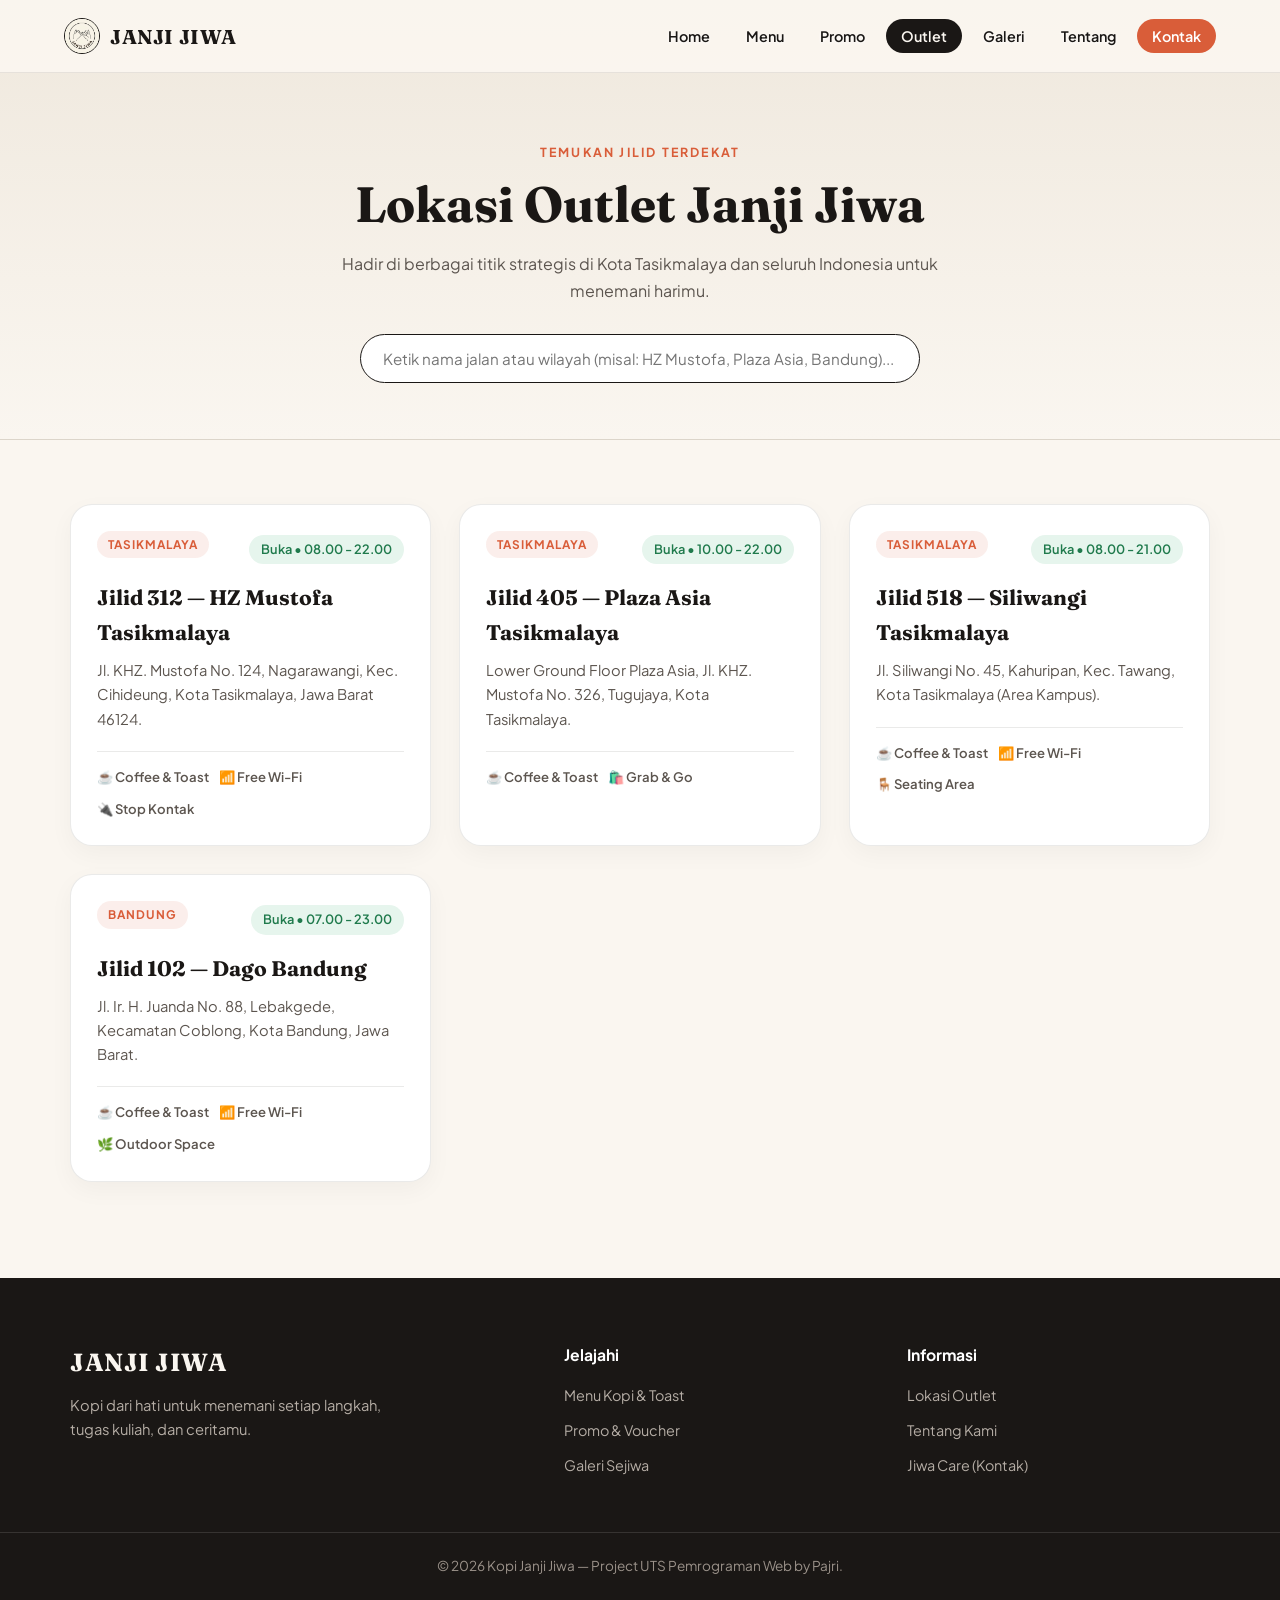
<file: outlet.html>
<!DOCTYPE html>
<html lang="id">
<head>
    <meta charset="UTF-8">
    <meta name="viewport" content="width=device-width, initial-scale=1.0">
    <title>Lokasi Outlet — Kopi Janji Jiwa</title>
    <link rel="preconnect" href="https://fonts.googleapis.com">
    <link rel="preconnect" href="https://fonts.gstatic.com" crossorigin>
    <link href="https://fonts.googleapis.com/css2?family=Fraunces:opsz,wght@9..144,600;9..144,700&family=Plus+Jakarta+Sans:wght@400;500;600;700&display=swap" rel="stylesheet">
    <link rel="stylesheet" href="assets/css/style.css">
    <link rel="stylesheet" href="assets/css/pages.css">
</head>
<body class="pajri_body">

    <header id="pajri_header" class="pajri_navbar">
        <div class="pajri_nav_container">
            <a href="index.html" class="pajri_brand">
                <img src="assets/images/logo/logo.png" alt="Logo Janji Jiwa" class="pajri_logo_img">
                <span class="pajri_brand_text">JANJI JIWA</span>
            </a>

            <button id="pajri_mobile_btn" class="pajri_hamburger" aria-label="Buka Menu">
                <span></span>
                <span></span>
                <span></span>
            </button>

            <nav id="pajri_nav_menu" class="pajri_menu_wrapper">
                <ul class="pajri_menu_list">
                    <li><a href="index.html" class="pajri_menu_link">Home</a></li>
                    <li><a href="menu.html" class="pajri_menu_link">Menu</a></li>
                    <li><a href="promo.html" class="pajri_menu_link">Promo</a></li>
                    <li><a href="outlet.html" class="pajri_menu_link pajri_active">Outlet</a></li>
                    <li><a href="galeri.html" class="pajri_menu_link">Galeri</a></li>
                    <li><a href="tentang.html" class="pajri_menu_link">Tentang</a></li>
                    <li><a href="contact.html" class="pajri_menu_link pajri_btn_contact">Kontak</a></li>
                </ul>
            </nav>
        </div>
    </header>

    <main class="pajri_main">
        <section class="pajri_page_hero">
            <div class="pajri_container">
                <span class="pajri_subtitle">TEMUKAN JILID TERDEKAT</span>
                <h1 class="pajri_heading_lg">Lokasi Outlet Janji Jiwa</h1>
                <p class="pajri_text_muted">Hadir di berbagai titik strategis di Kota Tasikmalaya dan seluruh Indonesia untuk menemani harimu.</p>

                <!-- INPUT PENCARIAN OUTLET -->
                <div class="pajri_search_box">
                    <input type="text" id="pajri_outlet_search" class="pajri_search_input" placeholder="Ketik nama jalan atau wilayah (misal: HZ Mustofa, Plaza Asia, Bandung)...">
                </div>
            </div>
        </section>

        <section class="pajri_section_pad">
            <div class="pajri_container">
                <div class="pajri_grid_2" id="pajri_outlet_list">
                    
                    <article class="pajri_outlet_card">
                        <div class="pajri_outlet_header">
                            <span class="pajri_tag">Tasikmalaya</span>
                            <span class="pajri_status_open">Buka • 08.00 - 22.00</span>
                        </div>
                        <h3 class="pajri_card_title">Jilid 312 — HZ Mustofa Tasikmalaya</h3>
                        <p class="pajri_card_desc">Jl. KHZ. Mustofa No. 124, Nagarawangi, Kec. Cihideung, Kota Tasikmalaya, Jawa Barat 46124.</p>
                        <div class="pajri_outlet_meta">
                            <span>☕ Coffee & Toast</span>
                            <span>📶 Free Wi-Fi</span>
                            <span>🔌 Stop Kontak</span>
                        </div>
                    </article>

                    <article class="pajri_outlet_card">
                        <div class="pajri_outlet_header">
                            <span class="pajri_tag">Tasikmalaya</span>
                            <span class="pajri_status_open">Buka • 10.00 - 22.00</span>
                        </div>
                        <h3 class="pajri_card_title">Jilid 405 — Plaza Asia Tasikmalaya</h3>
                        <p class="pajri_card_desc">Lower Ground Floor Plaza Asia, Jl. KHZ. Mustofa No. 326, Tugujaya, Kota Tasikmalaya.</p>
                        <div class="pajri_outlet_meta">
                            <span>☕ Coffee & Toast</span>
                            <span>🛍️ Grab & Go</span>
                        </div>
                    </article>

                    <article class="pajri_outlet_card">
                        <div class="pajri_outlet_header">
                            <span class="pajri_tag">Tasikmalaya</span>
                            <span class="pajri_status_open">Buka • 08.00 - 21.00</span>
                        </div>
                        <h3 class="pajri_card_title">Jilid 518 — Siliwangi Tasikmalaya</h3>
                        <p class="pajri_card_desc">Jl. Siliwangi No. 45, Kahuripan, Kec. Tawang, Kota Tasikmalaya (Area Kampus).</p>
                        <div class="pajri_outlet_meta">
                            <span>☕ Coffee & Toast</span>
                            <span>📶 Free Wi-Fi</span>
                            <span>🪑 Seating Area</span>
                        </div>
                    </article>

                    <article class="pajri_outlet_card">
                        <div class="pajri_outlet_header">
                            <span class="pajri_tag">Bandung</span>
                            <span class="pajri_status_open">Buka • 07.00 - 23.00</span>
                        </div>
                        <h3 class="pajri_card_title">Jilid 102 — Dago Bandung</h3>
                        <p class="pajri_card_desc">Jl. Ir. H. Juanda No. 88, Lebakgede, Kecamatan Coblong, Kota Bandung, Jawa Barat.</p>
                        <div class="pajri_outlet_meta">
                            <span>☕ Coffee & Toast</span>
                            <span>📶 Free Wi-Fi</span>
                            <span>🌿 Outdoor Space</span>
                        </div>
                    </article>

                </div>
            </div>
        </section>
    </main>

    <footer id="pajri_footer" class="pajri_footer">
        <div class="pajri_container pajri_footer_grid">
            <div>
                <h3 class="pajri_footer_title">JANJI JIWA</h3>
                <p class="pajri_footer_desc">Kopi dari hati untuk menemani setiap langkah, tugas kuliah, dan ceritamu.</p>
            </div>
            <div>
                <h4 class="pajri_footer_heading">Jelajahi</h4>
                <ul class="pajri_footer_links">
                    <li><a href="menu.html">Menu Kopi & Toast</a></li>
                    <li><a href="promo.html">Promo & Voucher</a></li>
                    <li><a href="galeri.html">Galeri Sejiwa</a></li>
                </ul>
            </div>
            <div>
                <h4 class="pajri_footer_heading">Informasi</h4>
                <ul class="pajri_footer_links">
                    <li><a href="outlet.html">Lokasi Outlet</a></li>
                    <li><a href="tentang.html">Tentang Kami</a></li>
                    <li><a href="contact.html">Jiwa Care (Kontak)</a></li>
                </ul>
            </div>
        </div>
        <div class="pajri_footer_bottom">
            <p>&copy; 2026 Kopi Janji Jiwa — Project UTS Pemrograman Web by Pajri.</p>
        </div>
    </footer>

    <script src="assets/js/navbar.js"></script>
    <script src="assets/js/main.js"></script>
</body>
</html>
</file>
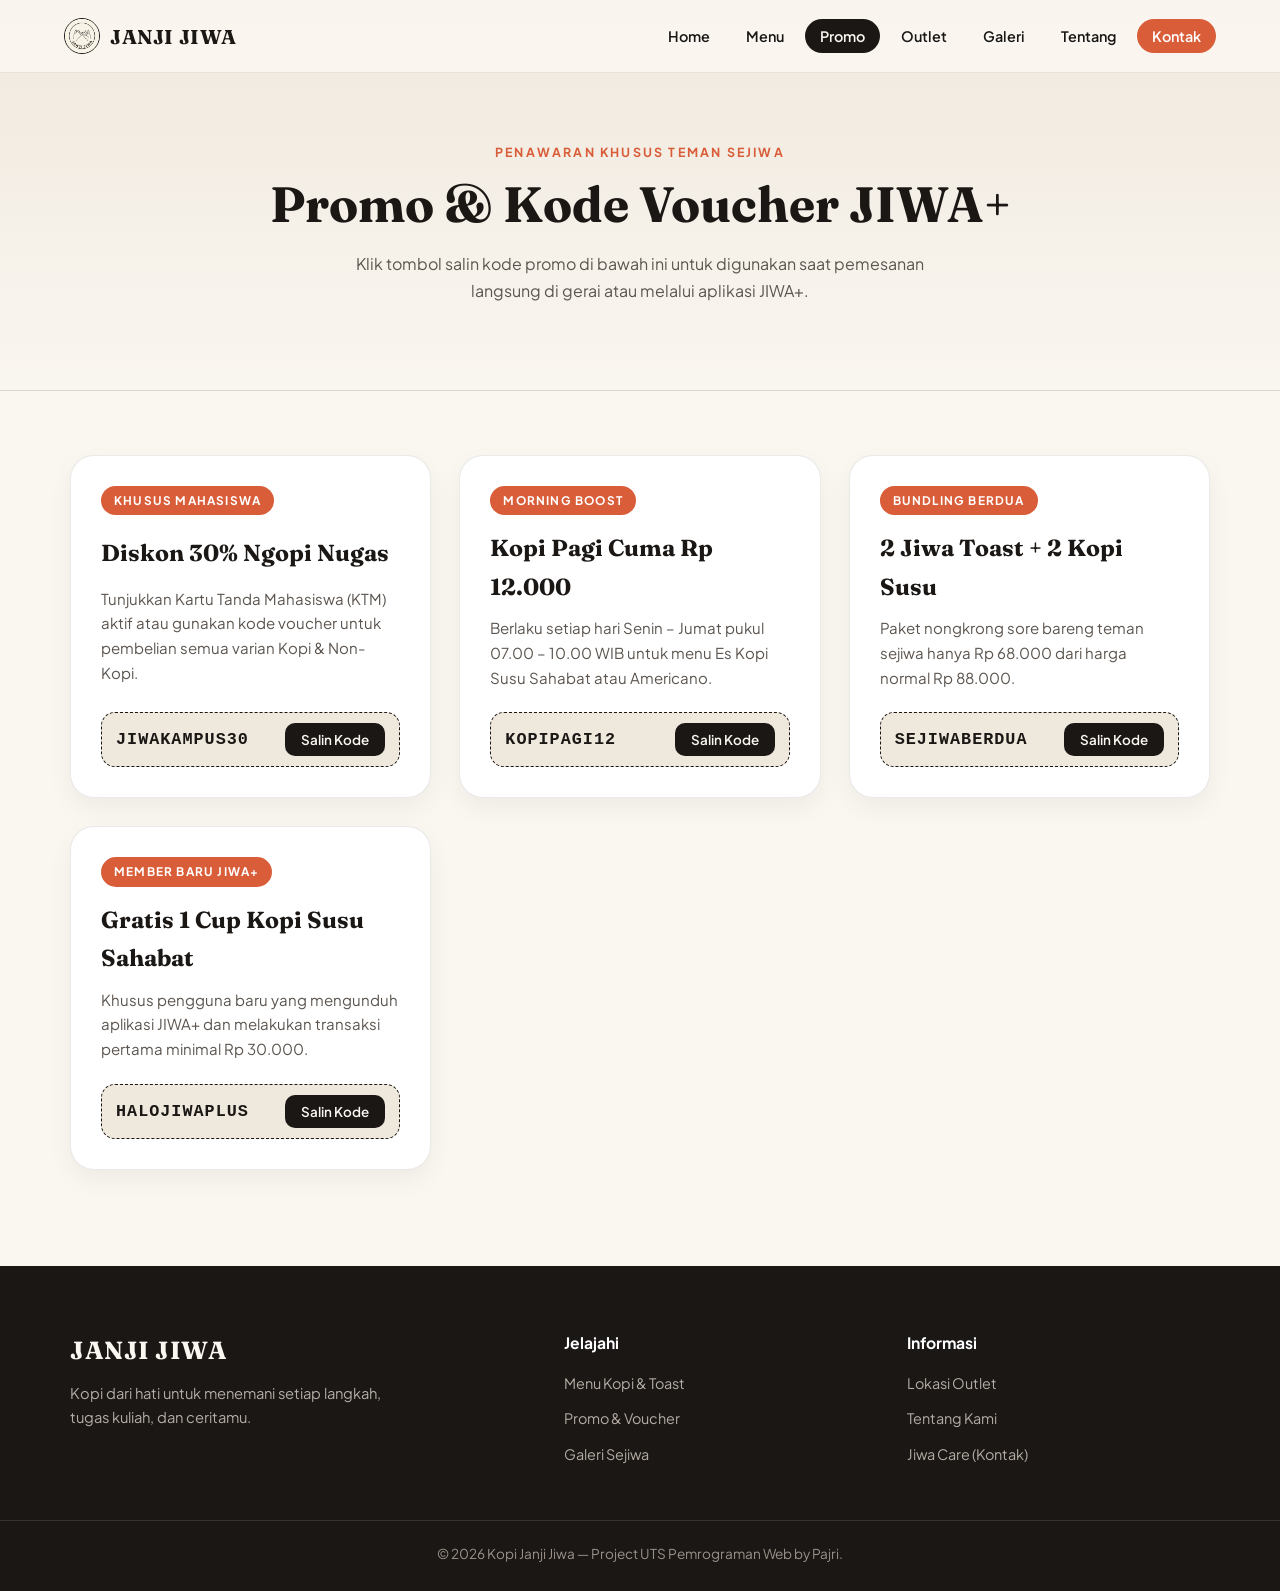
<file: promo.html>
<!DOCTYPE html>
<html lang="id">
<head>
    <meta charset="UTF-8">
    <meta name="viewport" content="width=device-width, initial-scale=1.0">
    <title>Promo & Voucher — Kopi Janji Jiwa</title>
    <link rel="preconnect" href="https://fonts.googleapis.com">
    <link rel="preconnect" href="https://fonts.gstatic.com" crossorigin>
    <link href="https://fonts.googleapis.com/css2?family=Fraunces:opsz,wght@9..144,600;9..144,700&family=Plus+Jakarta+Sans:wght@400;500;600;700&display=swap" rel="stylesheet">
    <link rel="stylesheet" href="assets/css/style.css">
    <link rel="stylesheet" href="assets/css/pages.css">
</head>
<body class="pajri_body">

    <header id="pajri_header" class="pajri_navbar">
        <div class="pajri_nav_container">
            <a href="index.html" class="pajri_brand">
                <img src="assets/images/logo/logo.png" alt="Logo Janji Jiwa" class="pajri_logo_img">
                <span class="pajri_brand_text">JANJI JIWA</span>
            </a>

            <button id="pajri_mobile_btn" class="pajri_hamburger" aria-label="Buka Menu">
                <span></span>
                <span></span>
                <span></span>
            </button>

            <nav id="pajri_nav_menu" class="pajri_menu_wrapper">
                <ul class="pajri_menu_list">
                    <li><a href="index.html" class="pajri_menu_link">Home</a></li>
                    <li><a href="menu.html" class="pajri_menu_link">Menu</a></li>
                    <li><a href="promo.html" class="pajri_menu_link pajri_active">Promo</a></li>
                    <li><a href="outlet.html" class="pajri_menu_link">Outlet</a></li>
                    <li><a href="galeri.html" class="pajri_menu_link">Galeri</a></li>
                    <li><a href="tentang.html" class="pajri_menu_link">Tentang</a></li>
                    <li><a href="contact.html" class="pajri_menu_link pajri_btn_contact">Kontak</a></li>
                </ul>
            </nav>
        </div>
    </header>

    <main class="pajri_main">
        <section class="pajri_page_hero">
            <div class="pajri_container">
                <span class="pajri_subtitle">PENAWARAN KHUSUS TEMAN SEJIWA</span>
                <h1 class="pajri_heading_lg">Promo & Kode Voucher JIWA+</h1>
                <p class="pajri_text_muted">Klik tombol salin kode promo di bawah ini untuk digunakan saat pemesanan langsung di gerai atau melalui aplikasi JIWA+.</p>
            </div>
        </section>

        <section class="pajri_section_pad">
            <div class="pajri_container">
                <div class="pajri_grid_2">
                    
                    <article class="pajri_promo_card">
                        <div class="pajri_promo_tag">KHUSUS MAHASISWA</div>
                        <h3 class="pajri_promo_title">Diskon 30% Ngopi Nugas</h3>
                        <p class="pajri_promo_desc">Tunjukkan Kartu Tanda Mahasiswa (KTM) aktif atau gunakan kode voucher untuk pembelian semua varian Kopi & Non-Kopi.</p>
                        <div class="pajri_voucher_box">
                            <code class="pajri_voucher_code">JIWAKAMPUS30</code>
                            <button class="pajri_copy_btn" data-code="JIWAKAMPUS30">Salin Kode</button>
                        </div>
                    </article>

                    <article class="pajri_promo_card">
                        <div class="pajri_promo_tag">MORNING BOOST</div>
                        <h3 class="pajri_promo_title">Kopi Pagi Cuma Rp 12.000</h3>
                        <p class="pajri_promo_desc">Berlaku setiap hari Senin – Jumat pukul 07.00 – 10.00 WIB untuk menu Es Kopi Susu Sahabat atau Americano.</p>
                        <div class="pajri_voucher_box">
                            <code class="pajri_voucher_code">KOPIPAGI12</code>
                            <button class="pajri_copy_btn" data-code="KOPIPAGI12">Salin Kode</button>
                        </div>
                    </article>

                    <article class="pajri_promo_card">
                        <div class="pajri_promo_tag">BUNDLING BERDUA</div>
                        <h3 class="pajri_promo_title">2 Jiwa Toast + 2 Kopi Susu</h3>
                        <p class="pajri_promo_desc">Paket nongkrong sore bareng teman sejiwa hanya Rp 68.000 dari harga normal Rp 88.000.</p>
                        <div class="pajri_voucher_box">
                            <code class="pajri_voucher_code">SEJIWABERDUA</code>
                            <button class="pajri_copy_btn" data-code="SEJIWABERDUA">Salin Kode</button>
                        </div>
                    </article>

                    <article class="pajri_promo_card">
                        <div class="pajri_promo_tag">MEMBER BARU JIWA+</div>
                        <h3 class="pajri_promo_title">Gratis 1 Cup Kopi Susu Sahabat</h3>
                        <p class="pajri_promo_desc">Khusus pengguna baru yang mengunduh aplikasi JIWA+ dan melakukan transaksi pertama minimal Rp 30.000.</p>
                        <div class="pajri_voucher_box">
                            <code class="pajri_voucher_code">HALOJIWAPLUS</code>
                            <button class="pajri_copy_btn" data-code="HALOJIWAPLUS">Salin Kode</button>
                        </div>
                    </article>

                </div>
            </div>
        </section>
    </main>

    <footer id="pajri_footer" class="pajri_footer">
        <div class="pajri_container pajri_footer_grid">
            <div>
                <h3 class="pajri_footer_title">JANJI JIWA</h3>
                <p class="pajri_footer_desc">Kopi dari hati untuk menemani setiap langkah, tugas kuliah, dan ceritamu.</p>
            </div>
            <div>
                <h4 class="pajri_footer_heading">Jelajahi</h4>
                <ul class="pajri_footer_links">
                    <li><a href="menu.html">Menu Kopi & Toast</a></li>
                    <li><a href="promo.html">Promo & Voucher</a></li>
                    <li><a href="galeri.html">Galeri Sejiwa</a></li>
                </ul>
            </div>
            <div>
                <h4 class="pajri_footer_heading">Informasi</h4>
                <ul class="pajri_footer_links">
                    <li><a href="outlet.html">Lokasi Outlet</a></li>
                    <li><a href="tentang.html">Tentang Kami</a></li>
                    <li><a href="contact.html">Jiwa Care (Kontak)</a></li>
                </ul>
            </div>
        </div>
        <div class="pajri_footer_bottom">
            <p>&copy; 2026 Kopi Janji Jiwa — Project UTS Pemrograman Web by Pajri.</p>
        </div>
    </footer>

    <script src="assets/js/navbar.js"></script>
    <script src="assets/js/main.js"></script>
</body>
</html>
</file>
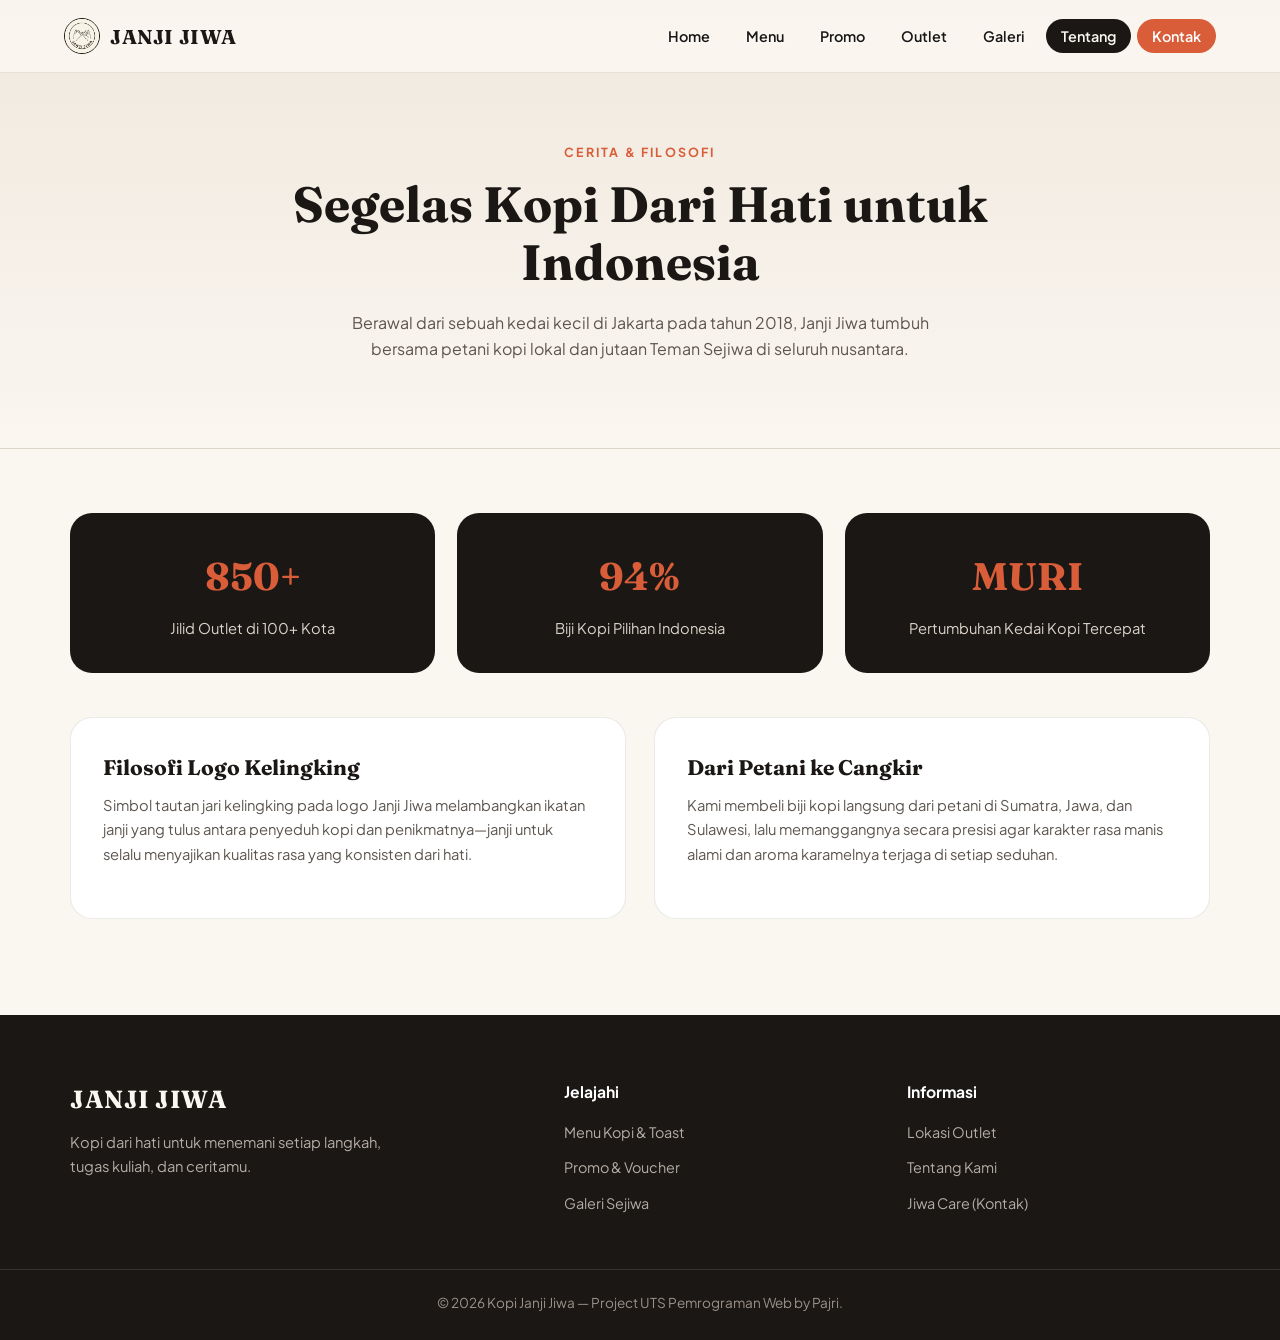
<file: tentang.html>
<!DOCTYPE html>
<html lang="id">
<head>
    <meta charset="UTF-8">
    <meta name="viewport" content="width=device-width, initial-scale=1.0">
    <title>Tentang Kami — Kopi Janji Jiwa</title>
    <link rel="preconnect" href="https://fonts.googleapis.com">
    <link rel="preconnect" href="https://fonts.gstatic.com" crossorigin>
    <link href="https://fonts.googleapis.com/css2?family=Fraunces:opsz,wght@9..144,600;9..144,700&family=Plus+Jakarta+Sans:wght@400;500;600;700&display=swap" rel="stylesheet">
    <link rel="stylesheet" href="assets/css/style.css">
    <link rel="stylesheet" href="assets/css/pages.css">
</head>
<body class="pajri_body">

    <header id="pajri_header" class="pajri_navbar">
        <div class="pajri_nav_container">
            <a href="index.html" class="pajri_brand">
                <img src="assets/images/logo/logo.png" alt="Logo Janji Jiwa" class="pajri_logo_img">
                <span class="pajri_brand_text">JANJI JIWA</span>
            </a>

            <button id="pajri_mobile_btn" class="pajri_hamburger" aria-label="Buka Menu">
                <span></span>
                <span></span>
                <span></span>
            </button>

            <nav id="pajri_nav_menu" class="pajri_menu_wrapper">
                <ul class="pajri_menu_list">
                    <li><a href="index.html" class="pajri_menu_link">Home</a></li>
                    <li><a href="menu.html" class="pajri_menu_link">Menu</a></li>
                    <li><a href="promo.html" class="pajri_menu_link">Promo</a></li>
                    <li><a href="outlet.html" class="pajri_menu_link">Outlet</a></li>
                    <li><a href="galeri.html" class="pajri_menu_link">Galeri</a></li>
                    <li><a href="tentang.html" class="pajri_menu_link pajri_active">Tentang</a></li>
                    <li><a href="contact.html" class="pajri_menu_link pajri_btn_contact">Kontak</a></li>
                </ul>
            </nav>
        </div>
    </header>

    <main class="pajri_main">
        <section class="pajri_page_hero">
            <div class="pajri_container">
                <span class="pajri_subtitle">CERITA & FILOSOFI</span>
                <h1 class="pajri_heading_lg">Segelas Kopi Dari Hati untuk Indonesia</h1>
                <p class="pajri_text_muted">Berawal dari sebuah kedai kecil di Jakarta pada tahun 2018, Janji Jiwa tumbuh bersama petani kopi lokal dan jutaan Teman Sejiwa di seluruh nusantara.</p>
            </div>
        </section>

        <section class="pajri_section_pad">
            <div class="pajri_container">
                <!-- STATISTIK SINGKAT DENGAN ANIMASI COUNTER -->
                <div class="pajri_stats_grid">
                    <div class="pajri_stat_box">
                        <span class="pajri_stat_num pajri_counter" data-target="900" data-suffix="+">0+</span>
                        <span class="pajri_stat_label">Jilid Outlet di 100+ Kota</span>
                    </div>
                    <div class="pajri_stat_box">
                        <span class="pajri_stat_num pajri_counter" data-target="100" data-suffix="%">0%</span>
                        <span class="pajri_stat_label">Biji Kopi Pilihan Indonesia</span>
                    </div>
                    <div class="pajri_stat_box">
                        <span class="pajri_stat_num">MURI</span>
                        <span class="pajri_stat_label">Pertumbuhan Kedai Kopi Tercepat</span>
                    </div>
                </div>

                <div class="pajri_about_grid">
                    <div class="pajri_about_card">
                        <h3 class="pajri_card_title">Filosofi Logo Kelingking</h3>
                        <p class="pajri_card_desc">
                            Simbol tautan jari kelingking pada logo Janji Jiwa melambangkan ikatan janji yang tulus antara penyeduh kopi dan penikmatnya—janji untuk selalu menyajikan kualitas rasa yang konsisten dari hati.
                        </p>
                    </div>
                    <div class="pajri_about_card">
                        <h3 class="pajri_card_title">Dari Petani ke Cangkir</h3>
                        <p class="pajri_card_desc">
                            Kami membeli biji kopi langsung dari petani di Sumatra, Jawa, dan Sulawesi, lalu memanggangnya secara presisi agar karakter rasa manis alami dan aroma karamelnya terjaga di setiap seduhan.
                        </p>
                    </div>
                </div>
            </div>
        </section>
    </main>

    <footer id="pajri_footer" class="pajri_footer">
        <div class="pajri_container pajri_footer_grid">
            <div>
                <h3 class="pajri_footer_title">JANJI JIWA</h3>
                <p class="pajri_footer_desc">Kopi dari hati untuk menemani setiap langkah, tugas kuliah, dan ceritamu.</p>
            </div>
            <div>
                <h4 class="pajri_footer_heading">Jelajahi</h4>
                <ul class="pajri_footer_links">
                    <li><a href="menu.html">Menu Kopi & Toast</a></li>
                    <li><a href="promo.html">Promo & Voucher</a></li>
                    <li><a href="galeri.html">Galeri Sejiwa</a></li>
                </ul>
            </div>
            <div>
                <h4 class="pajri_footer_heading">Informasi</h4>
                <ul class="pajri_footer_links">
                    <li><a href="outlet.html">Lokasi Outlet</a></li>
                    <li><a href="tentang.html">Tentang Kami</a></li>
                    <li><a href="contact.html">Jiwa Care (Kontak)</a></li>
                </ul>
            </div>
        </div>
        <div class="pajri_footer_bottom">
            <p>&copy; 2026 Kopi Janji Jiwa — Project UTS Pemrograman Web by Pajri.</p>
        </div>
    </footer>

    <script src="assets/js/navbar.js"></script>
    <script src="assets/js/main.js"></script>
</body>
</html>
</file>
<file: assets/css/style.css>
/* =========================================================
   1. ROOT VARIABLES & GLOBAL RESET (.pajri_*)
   ========================================================= */
:root {
    --pajri-cream: #FAF6F0;
    --pajri-beige: #EFE8DD;
    --pajri-card-bg: #FFFFFF;
    --pajri-espresso: #1A1715;
    --pajri-terracotta: #D95D39;
    --pajri-terracotta-dark: #B84827;
    --pajri-muted: #5C554F;
    --pajri-border: rgba(26, 23, 21, 0.09);
    --pajri-font-serif: 'Fraunces', serif;
    --pajri-font-sans: 'Plus Jakarta Sans', sans-serif;
}

* {
    margin: 0;
    padding: 0;
    box-sizing: border-box;
}

html {
    scroll-behavior: smooth;
}

.pajri_body {
    font-family: var(--pajri-font-sans);
    background-color: var(--pajri-cream);
    color: var(--pajri-espresso);
    line-height: 1.65;
    overflow-x: hidden;
    display: flex;
    flex-direction: column;
    min-height: 100vh;
}

.pajri_main {
    flex: 1;
}

/* =========================================================
   2. NAVBAR 7 HALAMAN & EFEK SCROLL FROSTED BUBBLE
   ========================================================= */
.pajri_navbar {
    position: fixed;
    top: 0;
    left: 50%;
    transform: translateX(-50%);
    width: 100%;
    z-index: 1000;
    padding: 18px 5%;
    background-color: rgba(250, 246, 240, 0.94);
    border-bottom: 1px solid var(--pajri-border);
    transition: all 0.4s cubic-bezier(0.22, 1, 0.36, 1);
}

/* Aktif otomatis saat halaman di-scroll ke bawah */
.pajri_navbar.pajri_nav_bubble {
    top: 16px;
    width: 92%;
    max-width: 1140px;
    padding: 10px 26px;
    border-radius: 999px;
    /* Bubble transparan + background blur kaca buram */
    background-color: rgba(250, 246, 240, 0.68);
    backdrop-filter: blur(18px) saturate(160%);
    -webkit-backdrop-filter: blur(18px) saturate(160%);
    border: 1px solid rgba(255, 255, 255, 0.75);
    box-shadow: 0 12px 32px rgba(26, 23, 21, 0.14);
}

.pajri_nav_container {
    display: flex;
    align-items: center;
    justify-content: space-between;
}

.pajri_brand {
    display: flex;
    align-items: center;
    gap: 10px;
    text-decoration: none;
    color: var(--pajri-espresso);
}

.pajri_logo_img {
    height: 36px;
    width: 36px;
    object-fit: cover;
    border-radius: 50%;
    border: 1.5px solid var(--pajri-espresso);
}

.pajri_brand_text {
    font-family: var(--pajri-font-serif);
    font-weight: 700;
    font-size: 1.25rem;
    letter-spacing: 0.6px;
    color: var(--pajri-espresso);
}

.pajri_menu_list {
    display: flex;
    align-items: center;
    list-style: none;
    gap: 6px;
}

.pajri_menu_link {
    text-decoration: none;
    color: var(--pajri-espresso);
    font-size: 0.9rem;
    font-weight: 600;
    padding: 8px 15px;
    border-radius: 999px;
    transition: all 0.25s ease;
    /* Menjaga teks tetap kontras & terbaca jelas di atas bubble transparan */
    text-shadow: 0 1px 3px rgba(255, 255, 255, 0.85);
}

.pajri_menu_link:hover,
.pajri_menu_link.pajri_active {
    background-color: var(--pajri-espresso);
    color: var(--pajri-cream);
    text-shadow: none;
}

.pajri_btn_contact {
    background-color: var(--pajri-terracotta);
    color: #FFFFFF;
    text-shadow: none;
}

.pajri_btn_contact:hover,
.pajri_btn_contact.pajri_active {
    background-color: var(--pajri-terracotta-dark);
    color: #FFFFFF;
}

/* =========================================================
   3. TIPOGRAFI & TOMBOL GLOBAL
   ========================================================= */
.pajri_container {
    width: 90%;
    max-width: 1140px;
    margin: 0 auto;
}

.pajri_subtitle {
    display: inline-block;
    font-size: 0.78rem;
    font-weight: 700;
    letter-spacing: 2.2px;
    text-transform: uppercase;
    color: var(--pajri-terracotta);
    margin-bottom: 12px;
}

.pajri_heading_lg {
    font-family: var(--pajri-font-serif);
    font-size: clamp(2rem, 4.2vw, 3.1rem);
    font-weight: 700;
    line-height: 1.18;
    max-width: 760px;
    margin: 0 auto 18px;
    color: var(--pajri-espresso);
}

.pajri_heading_md {
    font-family: var(--pajri-font-serif);
    font-size: clamp(1.65rem, 3vw, 2.35rem);
    font-weight: 700;
    line-height: 1.25;
    color: var(--pajri-espresso);
}

.pajri_text_muted {
    color: var(--pajri-muted);
    font-size: 1rem;
    max-width: 640px;
    margin: 0 auto 30px;
}

.pajri_cta_group {
    display: flex;
    justify-content: center;
    gap: 14px;
    flex-wrap: wrap;
}

.pajri_btn_primary,
.pajri_btn_outline {
    display: inline-block;
    padding: 13px 28px;
    border-radius: 999px;
    text-decoration: none;
    font-family: var(--pajri-font-sans);
    font-weight: 600;
    font-size: 0.94rem;
    cursor: pointer;
    transition: all 0.25s ease;
    border: 1.5px solid var(--pajri-espresso);
}

.pajri_btn_primary {
    background-color: var(--pajri-espresso);
    color: var(--pajri-cream);
}

.pajri_btn_primary:hover {
    background-color: var(--pajri-terracotta);
    border-color: var(--pajri-terracotta);
    transform: translateY(-2px);
}

.pajri_btn_outline {
    background-color: transparent;
    color: var(--pajri-espresso);
}

.pajri_btn_outline:hover {
    background-color: var(--pajri-espresso);
    color: var(--pajri-cream);
    transform: translateY(-2px);
}

.pajri_btn_full {
    width: 100%;
    text-align: center;
}

/* =========================================================
   4. FOOTER
   ========================================================= */
.pajri_footer {
    background-color: var(--pajri-espresso);
    color: var(--pajri-cream);
    padding: 64px 0 26px;
    margin-top: auto;
}

.pajri_footer_grid {
    display: grid;
    grid-template-columns: 1.5fr 1fr 1fr;
    gap: 40px;
    margin-bottom: 44px;
}

.pajri_footer_title {
    font-family: var(--pajri-font-serif);
    font-size: 1.55rem;
    margin-bottom: 10px;
    letter-spacing: 0.5px;
}

.pajri_footer_desc {
    color: #B5ADA5;
    font-size: 0.92rem;
    max-width: 320px;
}

.pajri_footer_heading {
    font-size: 0.98rem;
    font-weight: 700;
    margin-bottom: 14px;
    color: #FFFFFF;
}

.pajri_footer_links {
    list-style: none;
}

.pajri_footer_links li {
    margin-bottom: 9px;
}

.pajri_footer_links a {
    color: #B5ADA5;
    text-decoration: none;
    font-size: 0.9rem;
    transition: color 0.2s ease;
}

.pajri_footer_links a:hover {
    color: var(--pajri-terracotta);
}

.pajri_footer_bottom {
    text-align: center;
    padding-top: 22px;
    border-top: 1px solid rgba(255, 255, 255, 0.12);
    font-size: 0.85rem;
    color: #9A9189;
}

/* =========================================================
   5. RESPONSIVE MOBILE (NILAI TAMBAH SOAL UTS)
   ========================================================= */
.pajri_hamburger {
    display: none;
    flex-direction: column;
    gap: 5px;
    background: none;
    border: none;
    cursor: pointer;
    padding: 4px;
}

.pajri_hamburger span {
    width: 24px;
    height: 2.5px;
    background-color: var(--pajri-espresso);
    border-radius: 2px;
    transition: 0.3s;
}

@media (max-width: 920px) {
    .pajri_hamburger {
        display: flex;
    }

    .pajri_menu_wrapper {
        display: none;
        position: absolute;
        top: calc(100% + 10px);
        left: 0;
        width: 100%;
        background-color: rgba(250, 246, 240, 0.95);
        backdrop-filter: blur(18px);
        -webkit-backdrop-filter: blur(18px);
        border: 1px solid rgba(255, 255, 255, 0.8);
        border-radius: 24px;
        padding: 20px;
        box-shadow: 0 18px 36px rgba(26, 23, 21, 0.16);
    }

    .pajri_menu_wrapper.pajri_menu_open {
        display: block;
    }

    .pajri_menu_list {
        flex-direction: column;
        align-items: stretch;
        gap: 8px;
    }

    .pajri_menu_link {
        display: block;
        text-align: center;
        padding: 10px 16px;
    }

    .pajri_footer_grid {
        grid-template-columns: 1fr;
        gap: 28px;
    }
}
</file>
<file: assets/css/hero-bar.css>
/* =========================================================
   SCENE BAR KOPI INTERAKTIF ALA TUKU (.pajri_*)
   ========================================================= */
   .pajri_hero_bar {
    position: relative;
    width: 100%;
    height: calc(100vh - 80px);
    min-height: 560px;
    max-height: 780px;
    margin-top: 80px;
    background-color: #DCD4C8;
    overflow: hidden;
    user-select: none;
}

.pajri_bar_hint {
    position: absolute;
    top: 18px;
    left: 50%;
    transform: translateX(-50%);
    z-index: 20;
    pointer-events: none;
    width: 90%;
    text-align: center;
}

.pajri_hint_badge {
    display: inline-block;
    background-color: rgba(26, 23, 21, 0.78);
    color: #FAF6F0;
    backdrop-filter: blur(10px);
    -webkit-backdrop-filter: blur(10px);
    padding: 8px 20px;
    border-radius: 999px;
    font-size: 0.82rem;
    font-weight: 500;
    border: 1px solid rgba(255, 255, 255, 0.18);
    box-shadow: 0 6px 20px rgba(0, 0, 0, 0.15);
}

/* Layer 1: Dinding Belakang & Papan Menu */
.pajri_layer_wall {
    position: absolute;
    inset: 0;
    width: 100%;
    height: 100%;
    object-fit: cover;
    object-position: center top;
    z-index: 1;
}

/* Layer 2: Barista Wanita */
.pajri_barista_container {
    position: absolute;
    bottom: 7.2vw;
    left: 48%;
    transform: translateX(-50%);
    height: 27vw;
    min-height: 270px;
    max-height: 390px;
    display: flex;
    align-items: flex-end;
    z-index: 2;
    pointer-events: none;
    will-change: transform;
}

.pajri_barista_character {
    height: 100%;
    width: auto;
    filter: drop-shadow(0 10px 18px rgba(0, 0, 0, 0.18));
    transition: transform 0.2s ease;
}

/* Layer 3: Meja Bar & Mesin Espresso */
.pajri_layer_counter {
    position: absolute;
    bottom: -10.5vw;
    left: 50%;
    transform: translateX(-50%);
    width: 100%;
    min-width: 1080px;
    height: auto;
    z-index: 3;
    pointer-events: none;
}

/* =========================================================
   LAYER 4: ZONA OBJEK INTERAKTIF (SKETCH OUTLINE + PANAH POP-UP)
   ========================================================= */
.pajri_object_zone {
    position: absolute;
    z-index: 6;
    display: block;
    text-decoration: none;
    cursor: pointer;
}

/* Bingkai garis putih ala coretan marker saat objek disentuh */
.pajri_sketch_box {
    position: absolute;
    inset: 0;
    border: 3.5px solid #FFFFFF;
    /* Sudut sedikit asimetris agar terlihat seperti gambar tangan */
    border-radius: 6px 14px 8px 12px / 12px 6px 14px 8px;
    background-color: rgba(255, 255, 255, 0.08);
    box-shadow:
        0 0 0 1.5px rgba(26, 23, 21, 0.25),
        0 10px 24px rgba(0, 0, 0, 0.28),
        inset 0 0 14px rgba(255, 255, 255, 0.2);
    opacity: 0;
    transform: scale(0.96);
    transition: opacity 0.25s ease, transform 0.25s cubic-bezier(0.22, 1, 0.36, 1);
}

/* Pop-up Label Tulisan Tangan + Panah Melengkung */
.pajri_callout {
    position: absolute;
    display: flex;
    flex-direction: column;
    align-items: center;
    pointer-events: auto;
    opacity: 0;
    transform: translateY(8px) scale(0.9);
    transition: opacity 0.28s ease, transform 0.28s cubic-bezier(0.22, 1, 0.36, 1);
    filter: drop-shadow(0 3px 8px rgba(0, 0, 0, 0.65));
    z-index: 10;
}

.pajri_callout_text {
    font-family: 'Caveat', cursive;
    font-size: 2rem;
    font-weight: 700;
    line-height: 1;
    letter-spacing: 1.5px;
    color: #FFFFFF;
    white-space: nowrap;
    transform: rotate(-3deg);
    background-color: rgba(26, 23, 21, 0.68);
    padding: 4px 12px;
    border-radius: 999px;
    border: 1.5px solid rgba(255, 255, 255, 0.55);
}

.pajri_curved_arrow {
    width: 54px;
    height: 38px;
    margin-top: 2px;
}

/* Variasi Arah Muncul Pop-up agar tidak terpotong tepi layar */
.pajri_callout_right {
    top: 8%;
    left: calc(100% + 10px);
    align-items: flex-start;
}

.pajri_callout_left {
    top: 8%;
    right: calc(100% + 10px);
    align-items: flex-end;
}

.pajri_callout_top {
    bottom: calc(100% + 6px);
    left: 50%;
    transform: translateX(-50%) translateY(8px) scale(0.9);
}

.pajri_callout_bottom {
    top: calc(100% + 6px);
    left: 50%;
    transform: translateX(-50%) translateY(-8px) scale(0.9);
}

/* State Aktif saat Kursor Menyentuh (Hover) atau di-Tap di HP */
.pajri_object_zone:hover .pajri_sketch_box,
.pajri_object_zone.pajri_zone_active .pajri_sketch_box {
    opacity: 1;
    transform: scale(1);
}

.pajri_object_zone:hover .pajri_callout,
.pajri_object_zone.pajri_zone_active .pajri_callout {
    opacity: 1;
    transform: translateY(0) scale(1);
}

.pajri_object_zone:hover .pajri_callout_top,
.pajri_object_zone.pajri_zone_active .pajri_callout_top,
.pajri_object_zone:hover .pajri_callout_bottom,
.pajri_object_zone.pajri_zone_active .pajri_callout_bottom {
    opacity: 1;
    transform: translateX(-50%) translateY(0) scale(1);
}

.pajri_object_zone:hover .pajri_callout_text {
    background-color: var(--pajri-terracotta);
    border-color: #FFFFFF;
}

/* Penyesuaian layar HP & Tablet */
@media (max-width: 1080px) {
    .pajri_barista_container {
        bottom: 78px;
        height: 290px;
    }

    .pajri_layer_counter {
        bottom: -112px;
    }
}

@media (max-width: 768px) {
    .pajri_hero_bar {
        height: 70vh;
        min-height: 440px;
        margin-top: 74px;
    }

    .pajri_barista_container {
        bottom: 56px;
        height: 225px;
        min-height: 225px;
    }

    .pajri_layer_counter {
        bottom: -78px;
        min-width: 760px;
    }

    .pajri_callout_text {
        font-size: 1.45rem;
        padding: 3px 10px;
    }

    .pajri_curved_arrow {
        width: 40px;
        height: 28px;
    }
}
</file>
<file: assets/css/pages.css>
/* =========================================================
   LAYOUT HALAMAN & SECTION (.pajri_*)
   ========================================================= */
.pajri_intro_section {
    padding: 85px 0 65px;
    text-align: center;
}

.pajri_home_featured {
    padding: 40px 0 95px;
}

.pajri_section_head {
    text-align: center;
    margin-bottom: 44px;
}

.pajri_page_hero {
    padding: 138px 0 56px;
    text-align: center;
    background: linear-gradient(180deg, var(--pajri-beige) 0%, var(--pajri-cream) 100%);
    border-bottom: 1px solid var(--pajri-border);
}

.pajri_section_pad {
    padding: 64px 0 96px;
}

/* Grid System */
.pajri_grid_3 {
    display: grid;
    grid-template-columns: repeat(auto-fit, minmax(300px, 1fr));
    gap: 28px;
}

.pajri_grid_2 {
    display: grid;
    grid-template-columns: repeat(auto-fit, minmax(340px, 1fr));
    gap: 28px;
}

/* =========================================================
   KARTU MENU KOPI & JIWA TOAST
   ========================================================= */
.pajri_card {
    position: relative;
    background-color: var(--pajri-card-bg);
    border-radius: 24px;
    overflow: hidden;
    border: 1px solid var(--pajri-border);
    box-shadow: 0 10px 28px rgba(26, 23, 21, 0.05);
    transition: transform 0.3s ease, box-shadow 0.3s ease;
    display: flex;
    flex-direction: column;
}

.pajri_card:hover {
    transform: translateY(-6px);
    box-shadow: 0 18px 38px rgba(26, 23, 21, 0.11);
}

.pajri_card_badge {
    position: absolute;
    top: 16px;
    left: 16px;
    background-color: var(--pajri-espresso);
    color: var(--pajri-cream);
    font-size: 0.75rem;
    font-weight: 700;
    padding: 5px 13px;
    border-radius: 999px;
    z-index: 2;
}

.pajri_card_img {
    width: 100%;
    height: 230px;
    object-fit: cover;
    background-color: var(--pajri-beige);
}

.pajri_card_body {
    padding: 22px 24px 24px;
    display: flex;
    flex-direction: column;
    flex: 1;
}

.pajri_tag {
    display: inline-block;
    width: fit-content;
    font-size: 0.74rem;
    font-weight: 700;
    text-transform: uppercase;
    letter-spacing: 1px;
    color: var(--pajri-terracotta);
    background-color: rgba(217, 93, 57, 0.1);
    padding: 4px 11px;
    border-radius: 999px;
    margin-bottom: 10px;
}

.pajri_card_title {
    font-family: var(--pajri-font-serif);
    font-size: 1.32rem;
    font-weight: 700;
    margin-bottom: 8px;
    color: var(--pajri-espresso);
}

.pajri_card_desc {
    font-size: 0.92rem;
    color: var(--pajri-muted);
    margin-bottom: 20px;
    flex: 1;
}

.pajri_card_footer {
    display: flex;
    align-items: center;
    justify-content: space-between;
    padding-top: 14px;
    border-top: 1px solid var(--pajri-border);
}

.pajri_price {
    font-weight: 700;
    font-size: 1.08rem;
    color: var(--pajri-espresso);
}

.pajri_size_info {
    font-size: 0.8rem;
    color: var(--pajri-muted);
    font-weight: 500;
}

.pajri_link_arrow {
    text-decoration: none;
    font-weight: 700;
    font-size: 0.88rem;
    color: var(--pajri-terracotta);
    transition: transform 0.2s ease;
}

.pajri_link_arrow:hover {
    transform: translateX(4px);
}

/* =========================================================
   FILTER KATEGORI MENU (menu.html)
   ========================================================= */
.pajri_filter_group {
    display: flex;
    justify-content: center;
    flex-wrap: wrap;
    gap: 10px;
    margin-top: 26px;
}

.pajri_filter_btn {
    padding: 10px 22px;
    border-radius: 999px;
    border: 1.5px solid var(--pajri-espresso);
    background-color: transparent;
    color: var(--pajri-espresso);
    font-family: var(--pajri-font-sans);
    font-size: 0.88rem;
    font-weight: 600;
    cursor: pointer;
    transition: all 0.25s ease;
}

.pajri_filter_btn:hover,
.pajri_filter_btn.pajri_filter_active {
    background-color: var(--pajri-espresso);
    color: var(--pajri-cream);
}

/* Class helper untuk menyembunyikan item saat filter aktif */
.pajri_hidden_item {
    display: none !important;
}

/* =========================================================
   PROMO & VOUCHER (promo.html)
   ========================================================= */
.pajri_promo_card {
    background-color: var(--pajri-card-bg);
    border: 1px solid var(--pajri-border);
    border-radius: 24px;
    padding: 30px;
    box-shadow: 0 10px 26px rgba(26, 23, 21, 0.05);
    display: flex;
    flex-direction: column;
    justify-content: space-between;
}

.pajri_promo_tag {
    display: inline-block;
    width: fit-content;
    background-color: var(--pajri-terracotta);
    color: #FFFFFF;
    font-size: 0.74rem;
    font-weight: 700;
    letter-spacing: 1.2px;
    padding: 5px 13px;
    border-radius: 999px;
    margin-bottom: 14px;
}

.pajri_promo_title {
    font-family: var(--pajri-font-serif);
    font-size: 1.45rem;
    margin-bottom: 10px;
}

.pajri_promo_desc {
    color: var(--pajri-muted);
    font-size: 0.94rem;
    margin-bottom: 22px;
}

.pajri_voucher_box {
    display: flex;
    align-items: center;
    justify-content: space-between;
    background-color: var(--pajri-beige);
    border: 1.5px dashed var(--pajri-espresso);
    padding: 10px 14px;
    border-radius: 14px;
    gap: 12px;
}

.pajri_voucher_code {
    font-family: monospace;
    font-size: 1.05rem;
    font-weight: 700;
    letter-spacing: 1px;
    color: var(--pajri-espresso);
}

.pajri_copy_btn {
    background-color: var(--pajri-espresso);
    color: var(--pajri-cream);
    border: none;
    padding: 8px 16px;
    border-radius: 10px;
    font-family: var(--pajri-font-sans);
    font-size: 0.84rem;
    font-weight: 600;
    cursor: pointer;
    transition: background-color 0.2s ease;
}

.pajri_copy_btn:hover {
    background-color: var(--pajri-terracotta);
}

/* =========================================================
   OUTLET & PENCARIAN (outlet.html)
   ========================================================= */
.pajri_search_box {
    max-width: 560px;
    margin: 24px auto 0;
}

.pajri_search_input {
    width: 100%;
    padding: 14px 22px;
    border-radius: 999px;
    border: 1.5px solid var(--pajri-espresso);
    background-color: #FFFFFF;
    font-family: var(--pajri-font-sans);
    font-size: 0.95rem;
    color: var(--pajri-espresso);
    outline: none;
    transition: box-shadow 0.25s ease;
}

.pajri_search_input:focus {
    box-shadow: 0 0 0 4px rgba(217, 93, 57, 0.2);
}

.pajri_outlet_card {
    background-color: var(--pajri-card-bg);
    border: 1px solid var(--pajri-border);
    border-radius: 22px;
    padding: 26px;
    box-shadow: 0 8px 24px rgba(26, 23, 21, 0.04);
}

.pajri_outlet_header {
    display: flex;
    align-items: center;
    justify-content: space-between;
    margin-bottom: 12px;
    flex-wrap: wrap;
    gap: 8px;
}

.pajri_status_open {
    font-size: 0.8rem;
    font-weight: 600;
    color: #1F7A4C;
    background-color: #E6F5ED;
    padding: 4px 12px;
    border-radius: 999px;
}

.pajri_outlet_meta {
    display: flex;
    flex-wrap: wrap;
    gap: 10px;
    padding-top: 14px;
    border-top: 1px solid var(--pajri-border);
    font-size: 0.82rem;
    font-weight: 600;
    color: var(--pajri-muted);
}

/* =========================================================
   GALERI FOTO & VIDEO (galeri.html)
   ========================================================= */
.pajri_gallery_grid {
    display: grid;
    grid-template-columns: repeat(auto-fit, minmax(300px, 1fr));
    gap: 22px;
    margin-bottom: 72px;
}

.pajri_gallery_item {
    position: relative;
    border-radius: 22px;
    overflow: hidden;
    height: 280px;
    background-color: var(--pajri-beige);
    box-shadow: 0 10px 24px rgba(26, 23, 21, 0.08);
}

.pajri_gallery_img {
    width: 100%;
    height: 100%;
    object-fit: cover;
    transition: transform 0.45s ease;
}

.pajri_gallery_overlay {
    position: absolute;
    inset: 0;
    background: linear-gradient(180deg, transparent 50%, rgba(26, 23, 21, 0.82) 100%);
    display: flex;
    align-items: flex-end;
    padding: 20px;
    opacity: 0;
    transition: opacity 0.3s ease;
}

.pajri_gallery_item:hover .pajri_gallery_img {
    transform: scale(1.07);
}

.pajri_gallery_item:hover .pajri_gallery_overlay {
    opacity: 1;
}

.pajri_gallery_caption {
    color: #FAF6F0;
    font-weight: 600;
    font-size: 0.94rem;
}

.pajri_video_section {
    max-width: 860px;
    margin: 0 auto;
}

.pajri_video_box {
    position: relative;
    padding-bottom: 56.25%;
    height: 0;
    border-radius: 24px;
    overflow: hidden;
    box-shadow: 0 16px 36px rgba(26, 23, 21, 0.14);
    background-color: #000000;
}

.pajri_video_frame {
    position: absolute;
    top: 0;
    left: 0;
    width: 100%;
    height: 100%;
    border: none;
}

/* =========================================================
   TENTANG KAMI (tentang.html)
   ========================================================= */
.pajri_stats_grid {
    display: grid;
    grid-template-columns: repeat(auto-fit, minmax(220px, 1fr));
    gap: 22px;
    margin-bottom: 44px;
}

.pajri_stat_box {
    background-color: var(--pajri-espresso);
    color: var(--pajri-cream);
    border-radius: 22px;
    padding: 32px 24px;
    text-align: center;
}

.pajri_stat_num {
    display: block;
    font-family: var(--pajri-font-serif);
    font-size: 2.4rem;
    font-weight: 700;
    color: var(--pajri-terracotta);
    margin-bottom: 6px;
}

.pajri_stat_label {
    font-size: 0.92rem;
    color: #DCD4C8;
}

.pajri_about_grid {
    display: grid;
    grid-template-columns: repeat(auto-fit, minmax(320px, 1fr));
    gap: 28px;
}

.pajri_about_card {
    background-color: var(--pajri-card-bg);
    border: 1px solid var(--pajri-border);
    border-radius: 22px;
    padding: 32px;
}

/* =========================================================
   KONTAK & FORM JIWA CARE (contact.html)
   ========================================================= */
.pajri_contact_wrapper {
    display: grid;
    grid-template-columns: 1fr 1.25fr;
    gap: 36px;
    align-items: start;
}

.pajri_contact_info,
.pajri_contact_form_box {
    background-color: var(--pajri-card-bg);
    border: 1px solid var(--pajri-border);
    border-radius: 24px;
    padding: 32px;
    box-shadow: 0 10px 28px rgba(26, 23, 21, 0.05);
}

.pajri_info_item {
    margin-top: 18px;
    padding-top: 16px;
    border-top: 1px solid var(--pajri-border);
    display: flex;
    flex-direction: column;
    gap: 4px;
    font-size: 0.92rem;
}

.pajri_info_item strong {
    color: var(--pajri-espresso);
}

.pajri_info_item span {
    color: var(--pajri-muted);
}

.pajri_form {
    margin-top: 20px;
}

.pajri_form_group {
    margin-bottom: 18px;
}

.pajri_label {
    display: block;
    font-size: 0.88rem;
    font-weight: 600;
    margin-bottom: 7px;
    color: var(--pajri-espresso);
}

.pajri_input {
    width: 100%;
    padding: 12px 16px;
    border-radius: 14px;
    border: 1.5px solid rgba(26, 23, 21, 0.18);
    background-color: var(--pajri-cream);
    font-family: var(--pajri-font-sans);
    font-size: 0.94rem;
    color: var(--pajri-espresso);
    outline: none;
    transition: border-color 0.2s ease, background-color 0.2s ease;
}

.pajri_input:focus {
    border-color: var(--pajri-terracotta);
    background-color: #FFFFFF;
}

.pajri_alert_hidden {
    display: none;
}

.pajri_alert_success {
    display: block;
    margin-top: 18px;
    padding: 14px 18px;
    border-radius: 14px;
    background-color: #E6F5ED;
    color: #165B38;
    border: 1px solid #A8DEC0;
    font-size: 0.9rem;
    font-weight: 600;
}

@media (max-width: 820px) {
    .pajri_contact_wrapper {
        grid-template-columns: 1fr;
    }

    .pajri_grid_2,
    .pajri_grid_3 {
        grid-template-columns: 1fr;
    }
}
</file>
